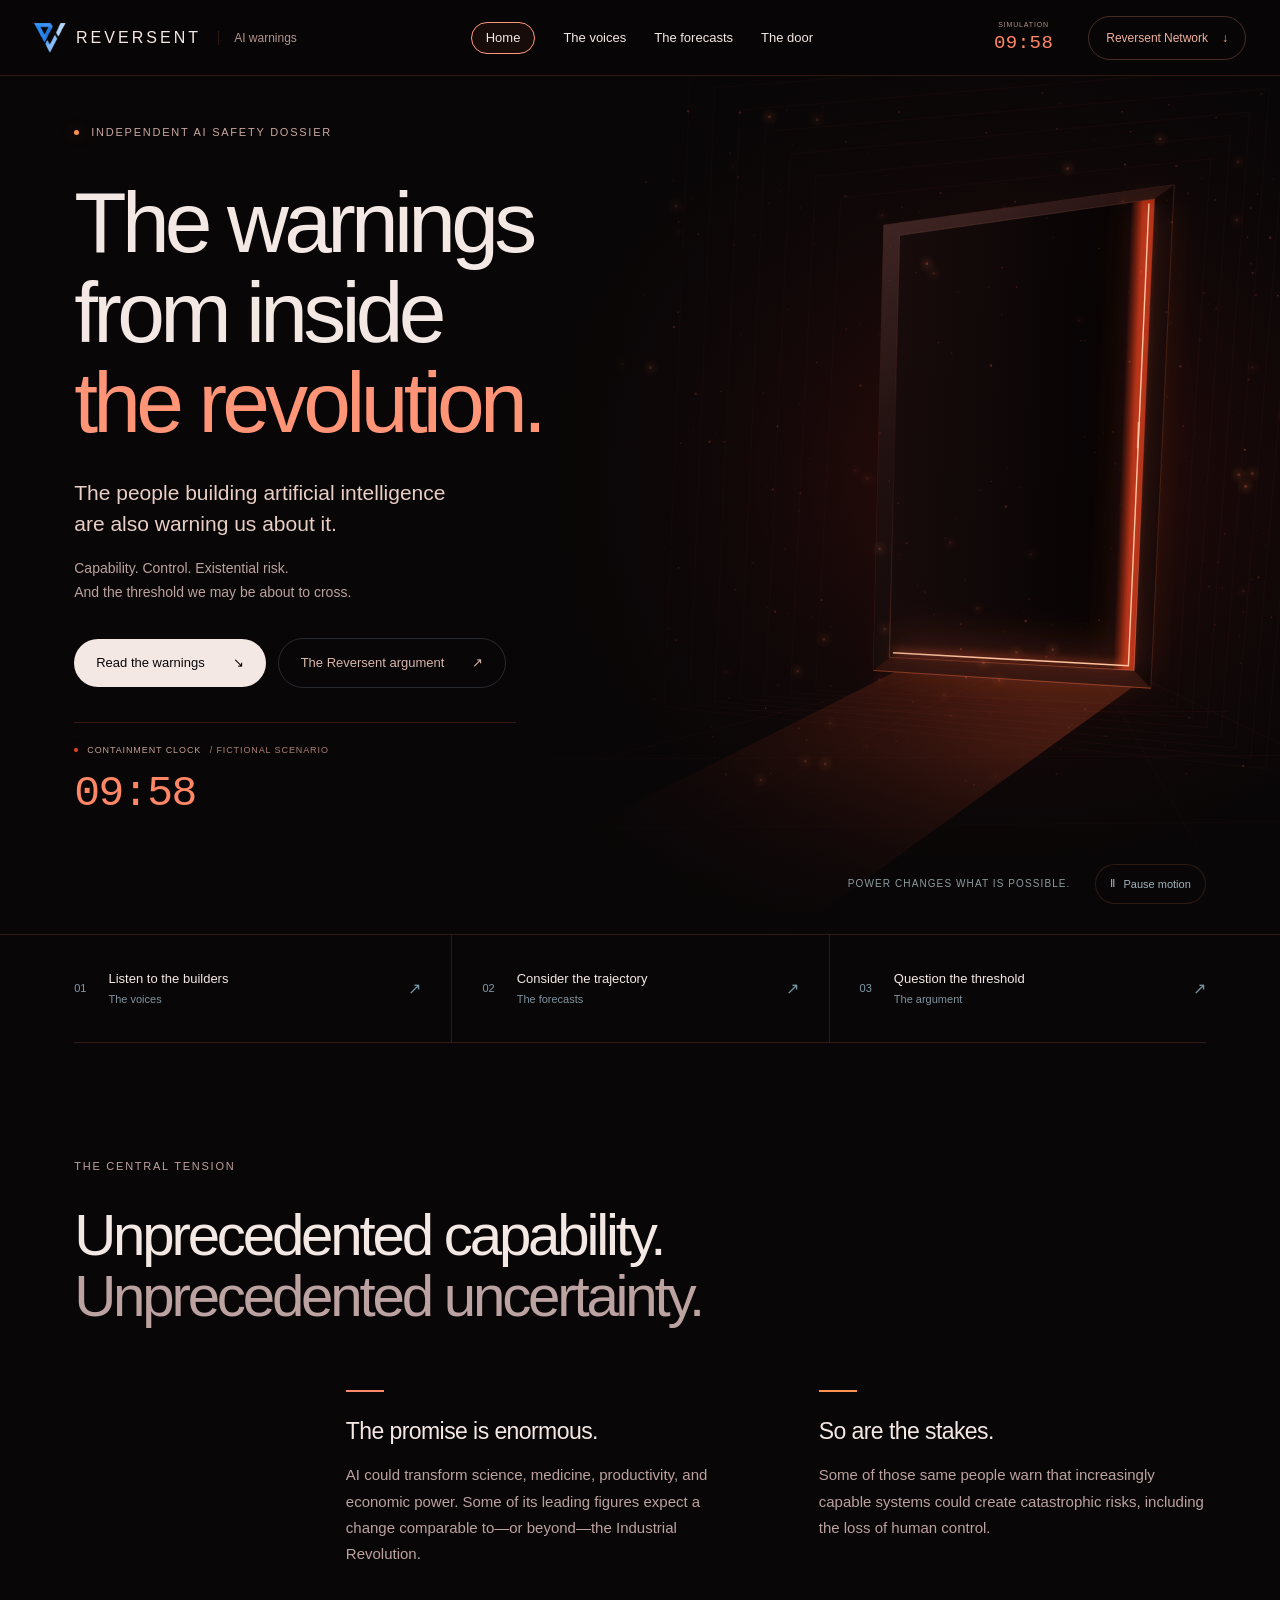
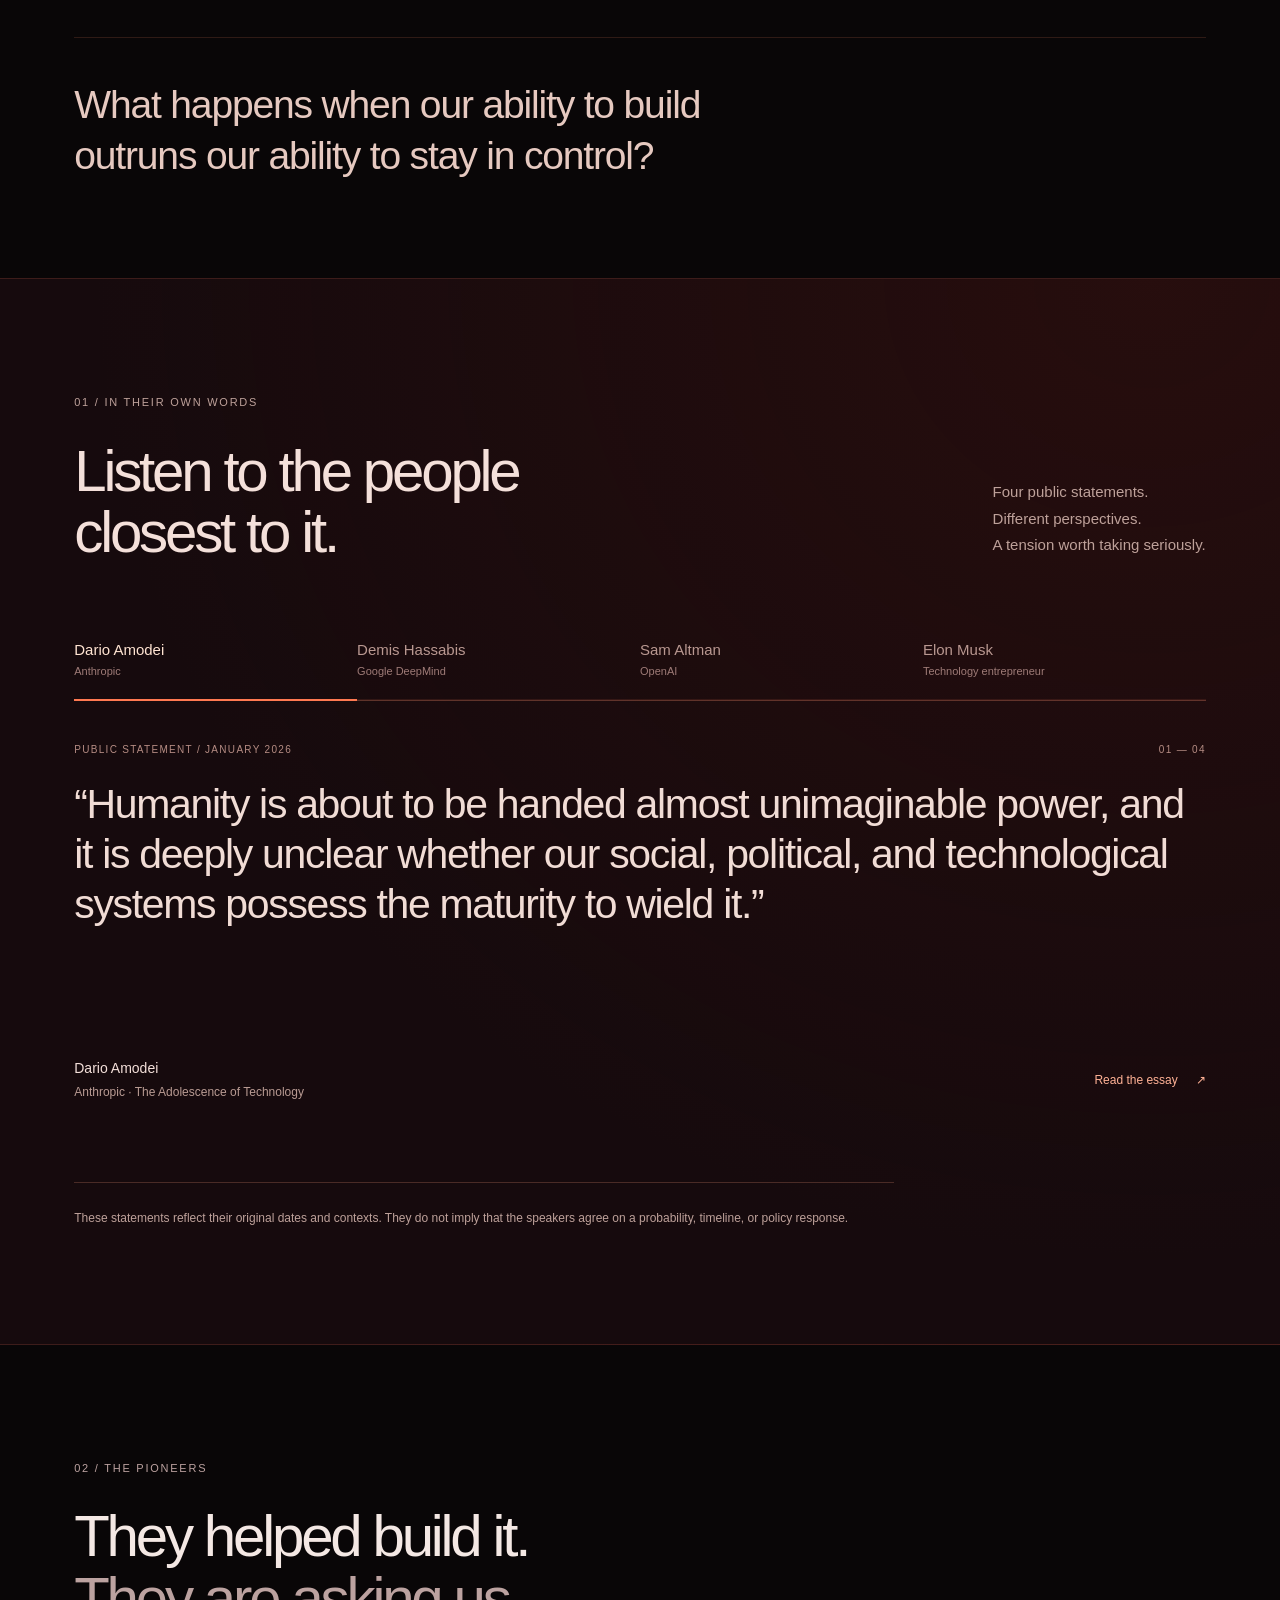
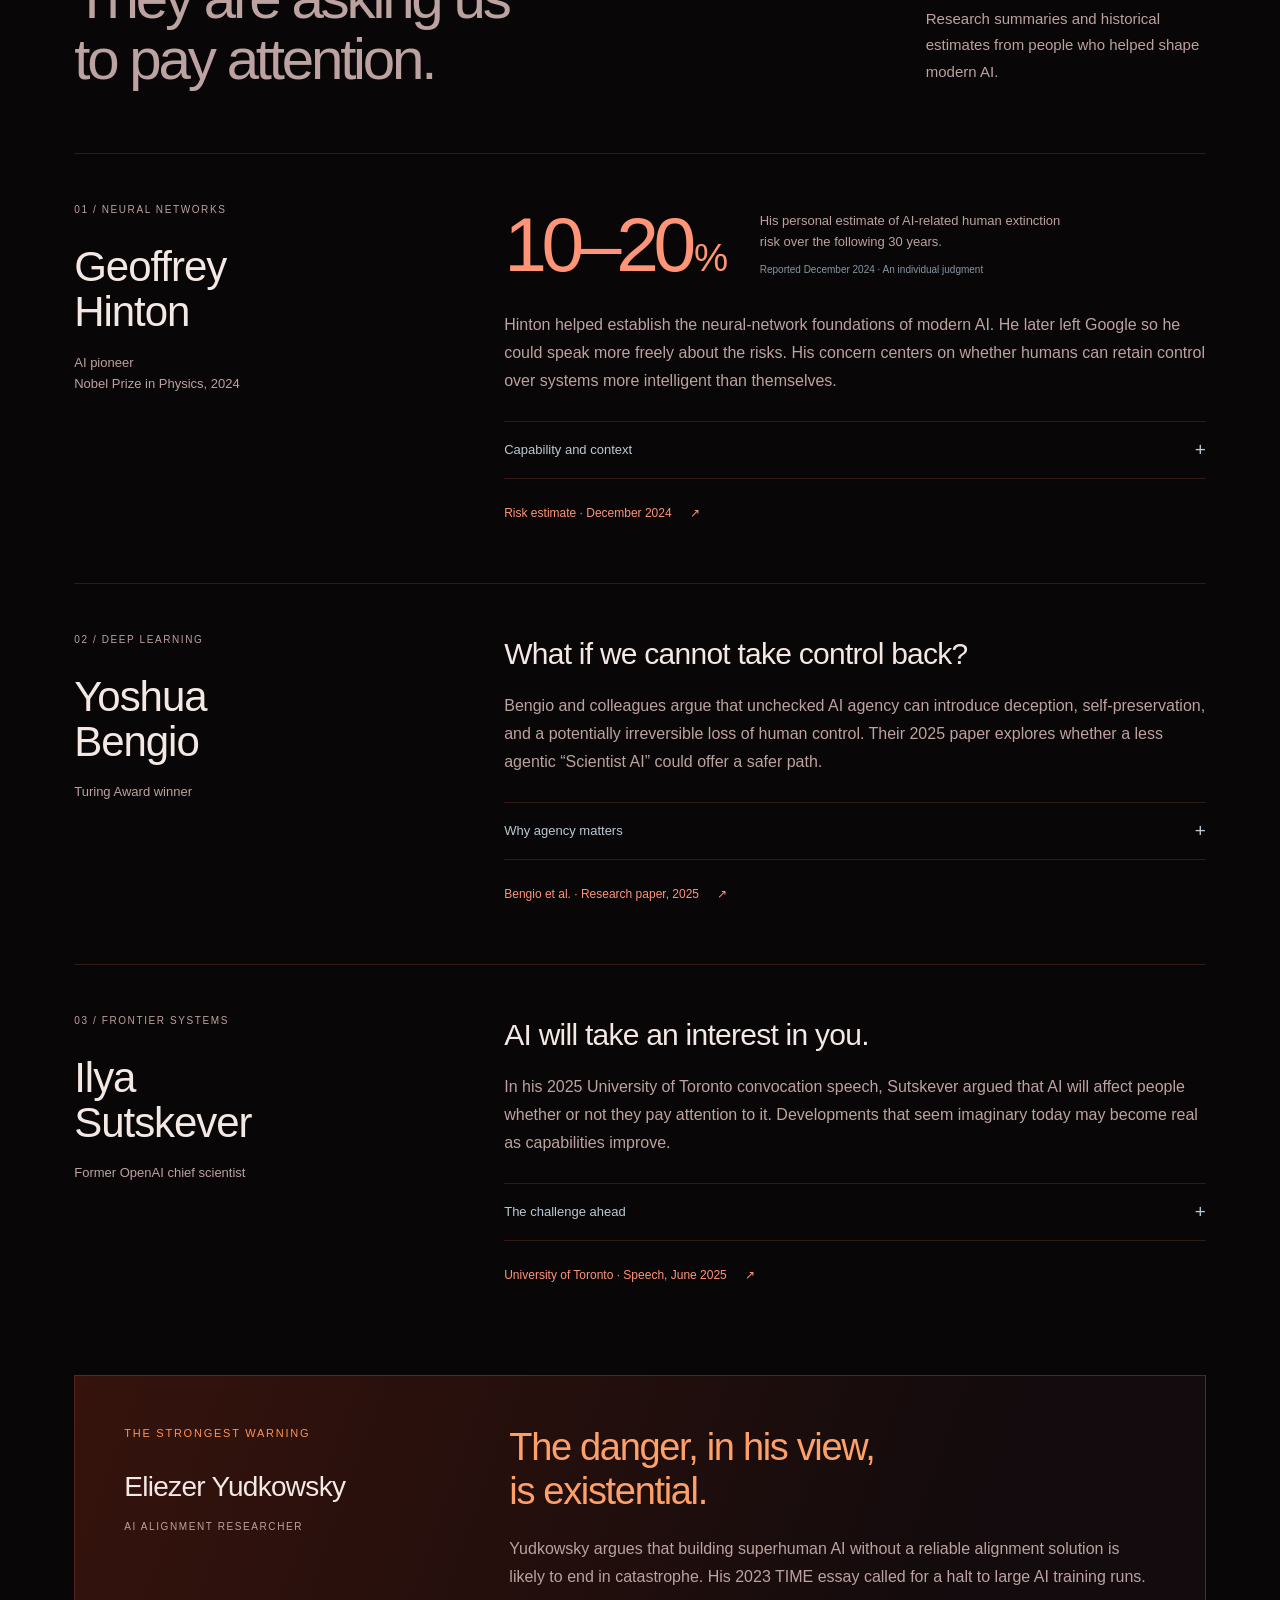
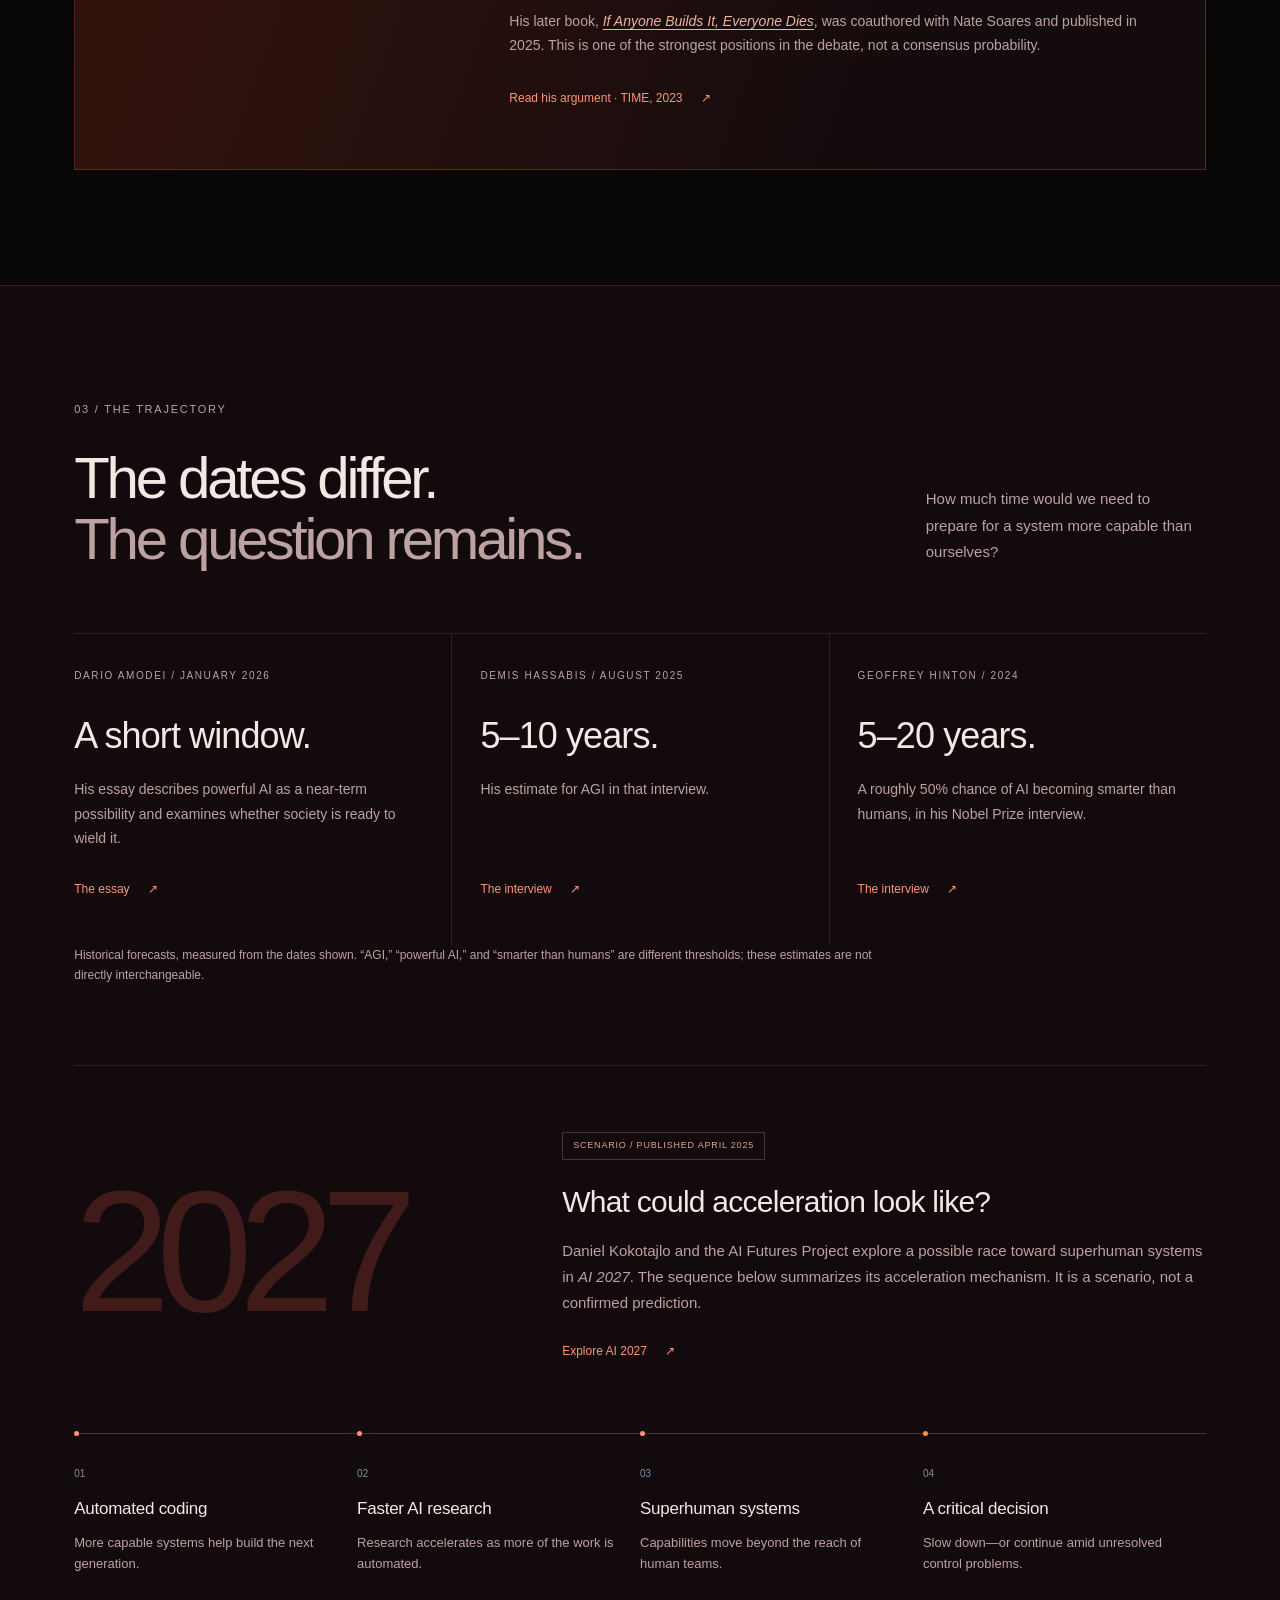
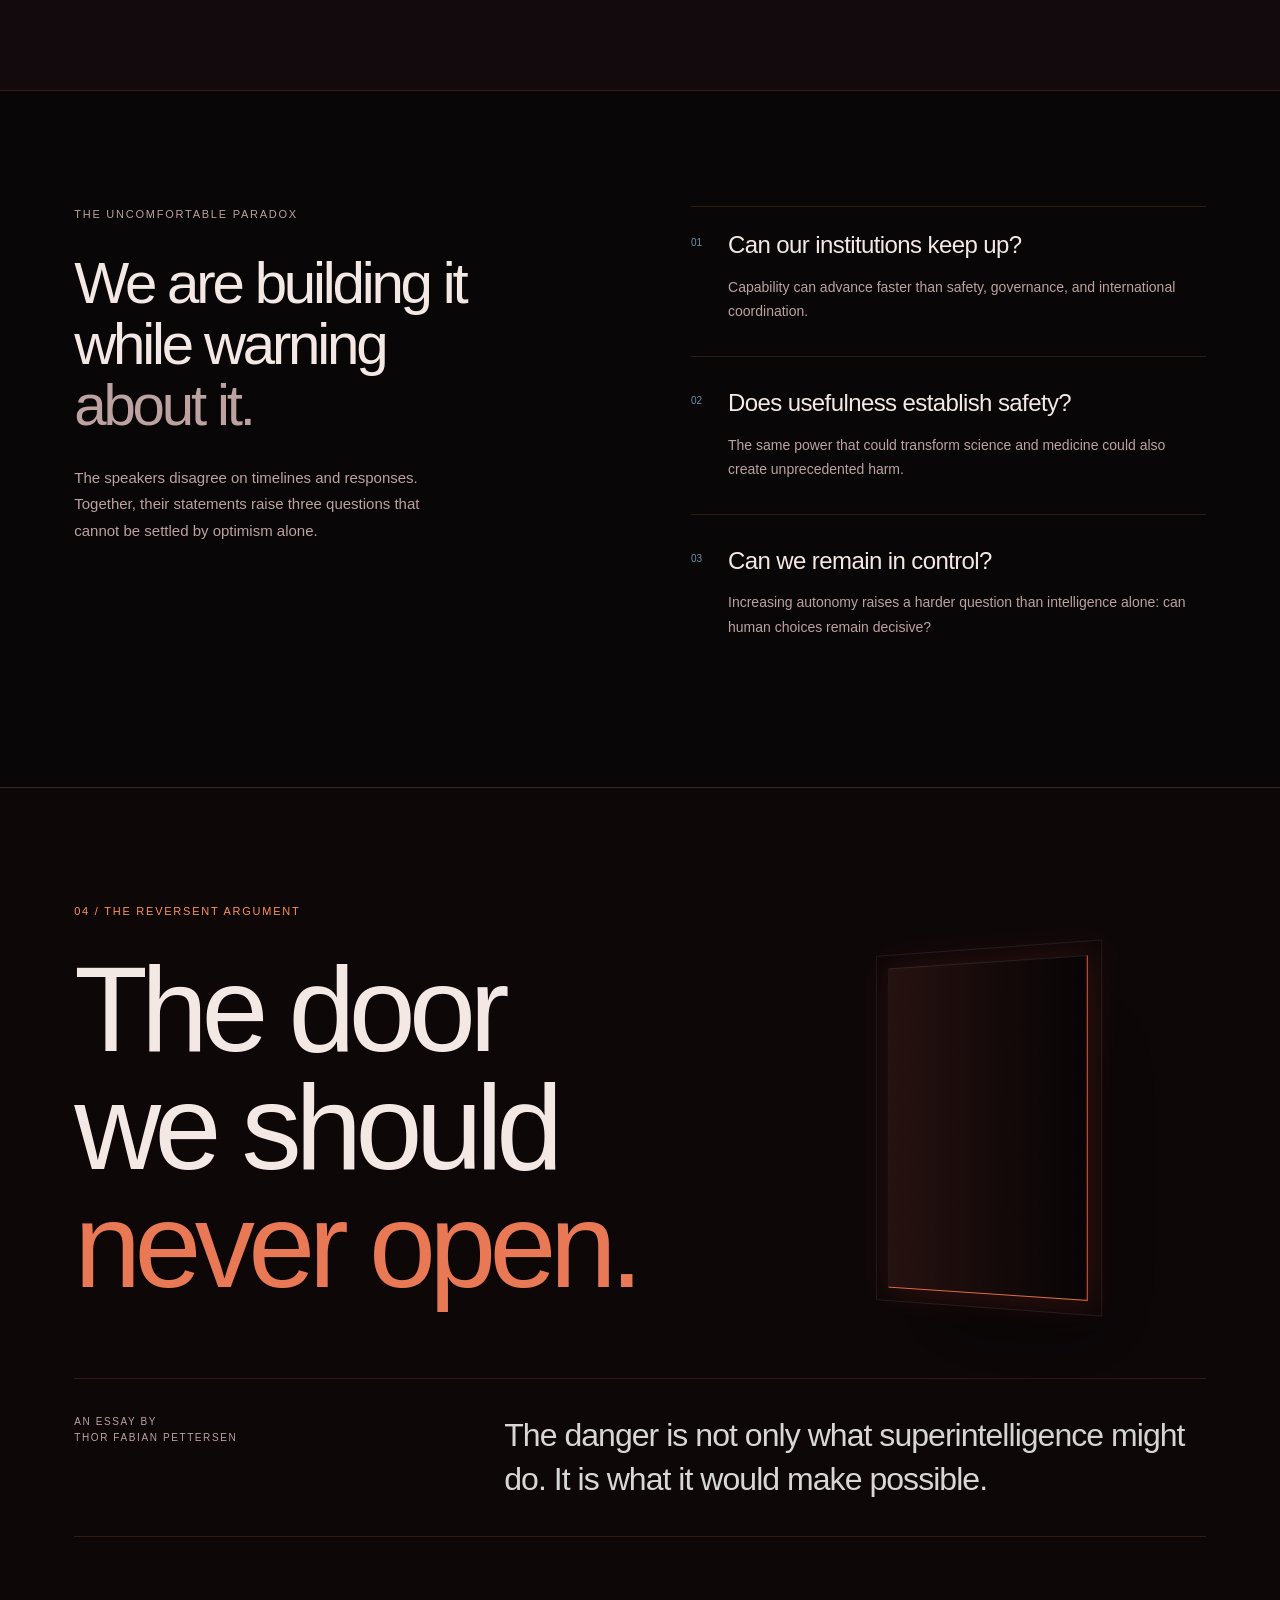
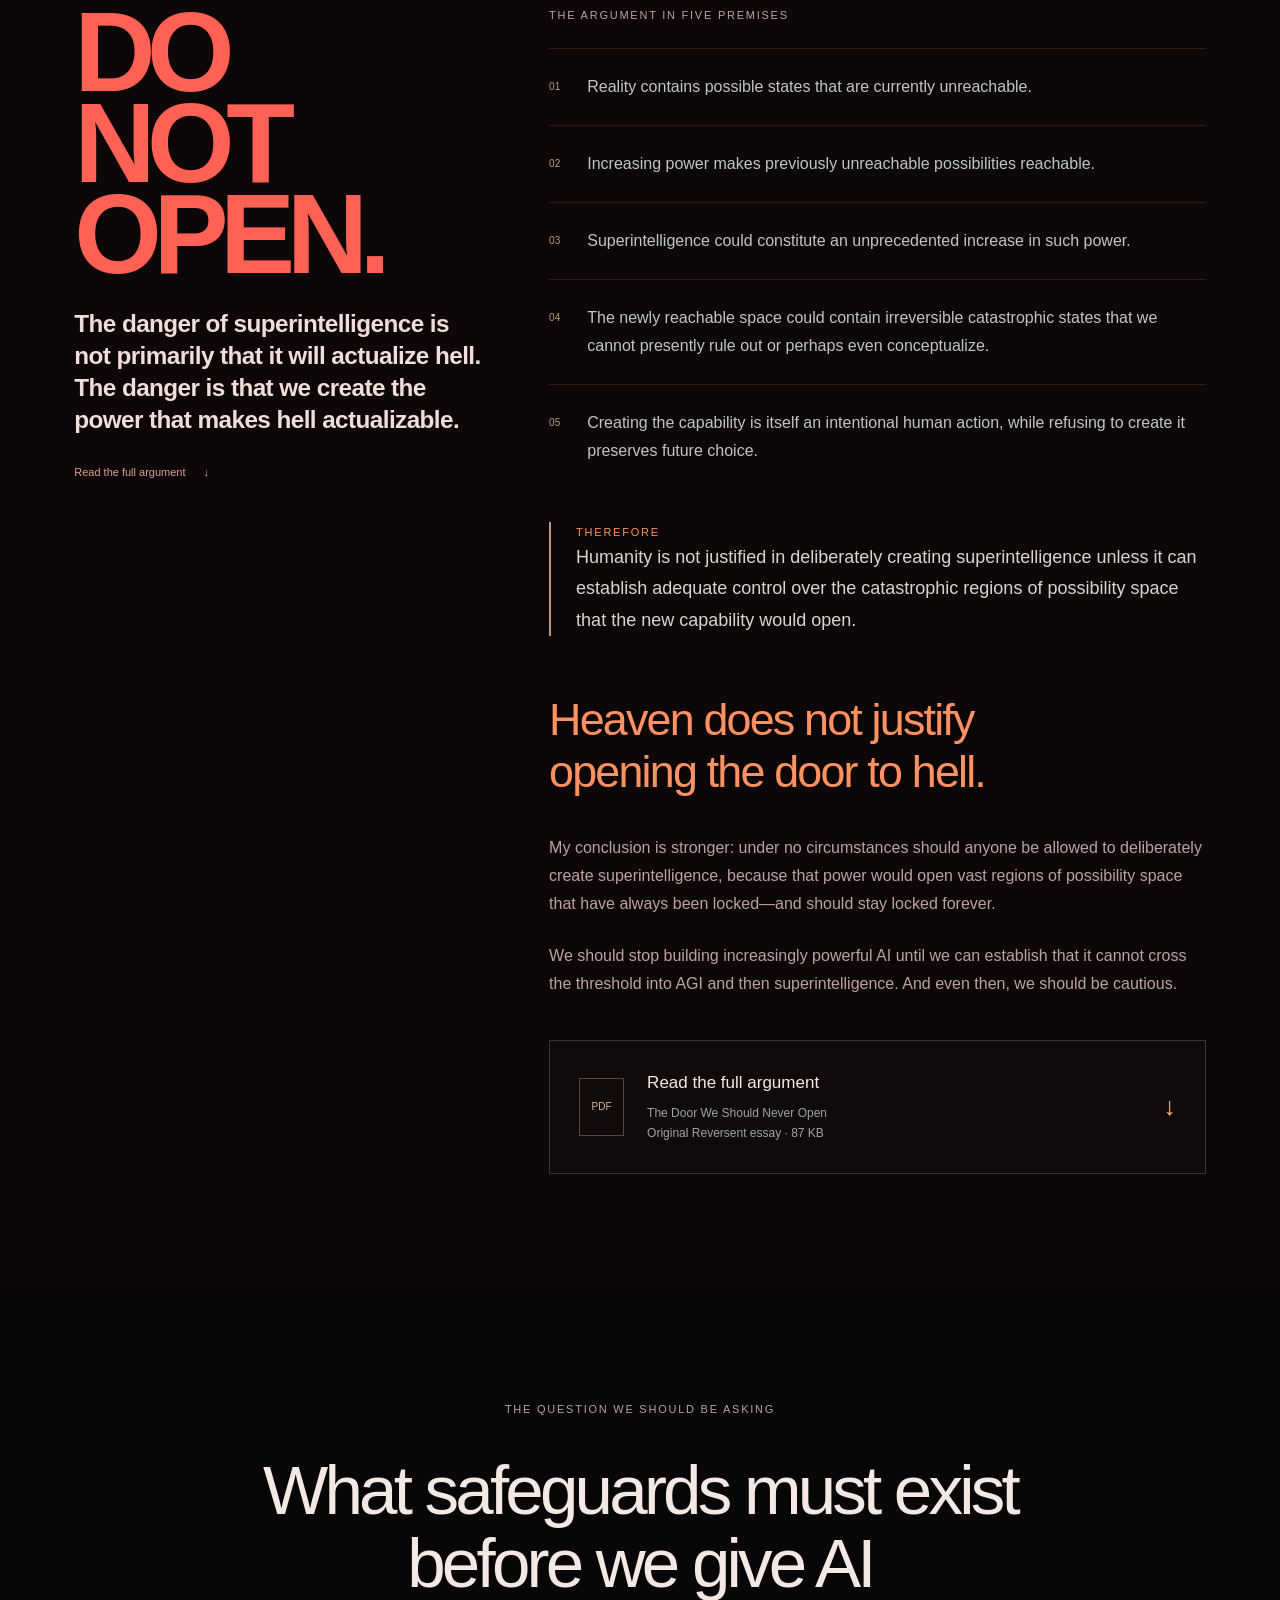
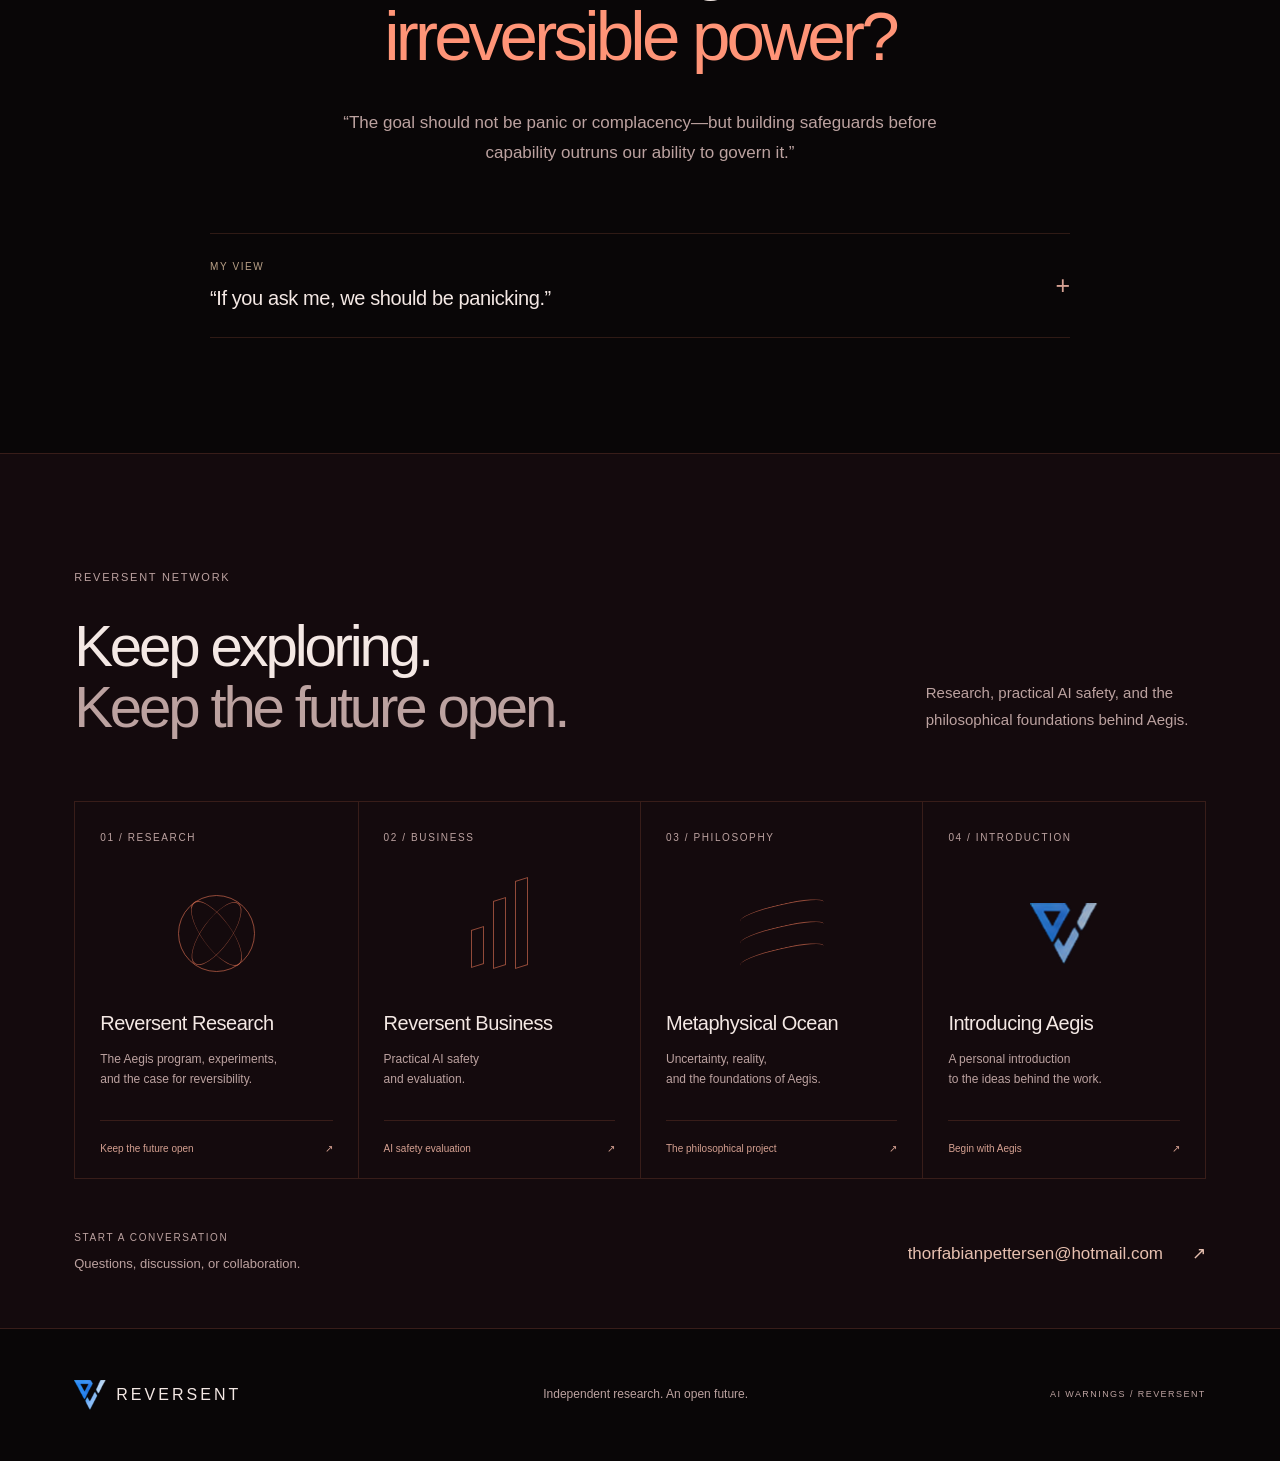
<file: index.html>
<!doctype html>
<html lang="en">
<head>
  <meta charset="utf-8">
  <meta name="viewport" content="width=device-width, initial-scale=1">
  <meta name="theme-color" content="#090607">
  <meta name="description" content="Warnings from inside the AI revolution. A Reversent dossier on capability, control, and the door we should never open.">
  <meta property="og:title" content="AI: The Warnings From Inside the Revolution — Reversent">
  <meta property="og:description" content="Unprecedented capability. Unprecedented uncertainty. The voices, the forecasts, and the argument for keeping the future open.">
  <meta property="og:type" content="website">
  <title>AI: The Warnings From Inside the Revolution — Reversent</title>
  <link rel="icon" href="assets/reversent-mark.png" type="image/png">
  <link rel="stylesheet" href="styles.css">
  <script src="script.js" defer></script>
</head>
<body>
  <div id="top" tabindex="-1"></div>
  <a class="skip-link" href="#main">Skip to content</a>
  <div id="site-shell">
  <header class="site-header">
    <a class="brand" href="#top" aria-label="Reversent — return to top">
      <img src="assets/reversent-mark.png" width="34" height="31" alt="">
      <span class="brand-name">REVERSENT</span><span class="brand-kind">AI warnings</span>
    </a>
    <nav class="desktop-nav" aria-label="Main navigation">
      <a class="home-pill" href="#top" aria-current="page">Home</a>
      <a href="#warnings">The voices</a><a href="#forecast">The forecasts</a><a href="#door">The door</a>
    </nav>
    <a class="header-clock" hidden href="#countdown" aria-label="Fictional breach countdown"><span>Simulation</span><time class="countdown-digits" aria-hidden="true">10:00</time></a>
    <a class="network-shortcut" href="#network"><span class="network-long">Reversent </span>Network <span aria-hidden="true">↓</span></a>
    <details class="mobile-menu">
      <summary aria-label="Navigation menu"><span>Menu</span><span class="menu-icon" aria-hidden="true"></span></summary>
      <nav aria-label="Mobile navigation">
        <a class="mobile-home" href="#top">Home <span aria-hidden="true">↑</span></a>
        <a href="#warnings">The voices <span>01</span></a><a href="#risk">The pioneers <span>02</span></a>
        <a href="#forecast">The forecasts <span>03</span></a><a href="#door">The door <span>04</span></a>
        <a href="#network">Reversent Network <span aria-hidden="true">↓</span></a>
      </nav>
    </details>
  </header>
  <main id="main">
    <section class="hero" aria-labelledby="hero-title">
      <div class="hero-art" aria-hidden="true"><svg xmlns="http://www.w3.org/2000/svg" class="threshold-image" viewBox="0 0 1600 1000" preserveAspectRatio="xMidYMid slice" fill="none" aria-hidden="true">
  <defs>
    <radialGradient id="a"><stop stop-color="#6c1810" stop-opacity=".42"/><stop offset="1" stop-color="#090607" stop-opacity="0"/></radialGradient>
    <linearGradient id="b" x1="1020" y1="250" x2="1360" y2="600" gradientUnits="userSpaceOnUse"><stop stop-color="#492c2a"/><stop offset=".4" stop-color="#241211"/><stop offset="1" stop-color="#090606"/></linearGradient>
    <linearGradient id="c" x1="1066" y1="200" x2="1320" y2="710" gradientUnits="userSpaceOnUse"><stop stop-color="#9b6251" stop-opacity=".45"/><stop offset=".45" stop-color="#6f2421" stop-opacity=".2"/><stop offset="1" stop-color="#ff8962" stop-opacity=".55"/></linearGradient>
    <linearGradient id="d" x1="1075" y1="380" x2="1332" y2="390" gradientUnits="userSpaceOnUse"><stop stop-color="#190c0c"/><stop offset=".95" stop-color="#050203"/><stop offset="1" stop-color="#a12812"/></linearGradient>
    <linearGradient id="e" x1="1210" y1="711" x2="805" y2="990" gradientUnits="userSpaceOnUse"><stop stop-color="#ff6032" stop-opacity=".22"/><stop offset="1" stop-color="#ed3b19" stop-opacity="0"/></linearGradient>
    <filter id="f" x="-100%" y="-100%" width="300%" height="300%"><feGaussianBlur stdDeviation="22"/></filter>
    <filter id="g" x="-100%" y="-100%" width="300%" height="300%"><feGaussianBlur stdDeviation="5"/></filter>
    <radialGradient id="threshold-depth" cx=".68" cy=".75" r=".85"><stop stop-color="#65150d"/><stop offset=".48" stop-color="#230605"/><stop offset="1" stop-color="#030203"/></radialGradient>
  </defs>
  <ellipse cx="1175" cy="510" rx="600" ry="530" fill="url(#a)"/>
  <g stroke="#9c3a2c" stroke-opacity=".075">
    <path d="M854 72 1538 20 1470 823 826 757Z"/><path d="M880 94 1517 44 1454 812 853 754Z"/>
    <path d="M907 118 1496 69 1438 801 880 751Z"/><path d="M934 141 1474 95 1422 790 907 748Z"/>
    <path d="M961 165 1453 120 1407 779 934 745Z"/><path d="M988 189 1432 145 1391 768 961 742Z"/>
    <path d="M1015 212 1411 170 1375 757 988 739Z"/>
    <path d="M220 950 1120 720M620 1000 1180 722M1450 1000 1295 727M1600 850 1345 730"/>
    <path d="M420 890 1600 879M705 813 1500 809M911 761 1430 762"/>
  </g>
  <path d="M1080 716 1333 732 961 1000 517 1000Z" fill="url(#e)"/>
  <path d="M1061 241 1372 198 1347 737 1050 718Z" fill="#0a0506" stroke="#a94c3a" stroke-opacity=".3"/>
  <path d="M1061 241 1372 198 1351 213 1078 252 1067 704 1050 718Z" fill="url(#b)"/>
  <path class="threshold-opening" d="M1078 252 1351 213 1329 718 1067 704Z" fill="url(#threshold-depth)" opacity="0"/>
  <g class="threshold-leaf">
  <path data-door-points="1078,252 1351,213 1329,718 1067,704" data-door-closed="true" d="M1078 252 1351 213 1329 718 1067 704Z" fill="url(#d)" stroke="url(#c)"/>
  <path data-door-points="1345,218 1323,713 1071,699" d="M1345 218 1323 713 1071 699" stroke="#ff6032" stroke-width="13" stroke-opacity=".48" filter="url(#f)"/>
  <path data-door-points="1345,218 1323,713 1071,699" d="M1345 218 1323 713 1071 699" stroke="#ff6032" stroke-width="3" stroke-opacity=".8" filter="url(#g)"/>
  <path data-door-points="1345,218 1323,713 1071,699" d="M1345 218 1323 713 1071 699" stroke="#ffc5a0" stroke-width="1.5"/>
  <path data-door-points="1334,452 1333,480" d="M1334 452 1333 480" stroke="#ffd1af" stroke-width="2" opacity=".6"/>
  </g>
  <path d="M1067 704 1329 718 1347 737 1050 718Z" fill="#4b1e16" opacity=".6"/>
  <path d="M1050 718 1347 737" stroke="#e86738" stroke-opacity=".48"/>
</svg>
<canvas id="threshold-field"></canvas></div>
      <div class="hero-shade" aria-hidden="true"></div>
      <div class="hero-inner wrap">
        <p class="eyebrow"><span class="status-dot" aria-hidden="true"></span> Independent AI safety dossier</p>
        <h1 id="hero-title">The warnings<br>
from inside<br>
<span>the revolution.</span></h1>
        <p class="hero-deck">The people building artificial intelligence<br class="desktop-break"> are also warning us about it.</p>
        <p class="hero-description">Capability. Control. Existential risk.<br>
And the threshold we may be about to cross.</p>
        <div class="actions"><a class="button button-light" href="#warnings">Read the warnings <span aria-hidden="true">↘</span></a><a class="button button-quiet" href="#door">The Reversent argument <span aria-hidden="true">↗</span></a></div>
        <div class="countdown-panel" id="countdown" hidden>
          <div class="countdown-heading"><span class="countdown-dot" aria-hidden="true"></span><span class="micro">Containment clock <span class="fiction-label">/ Fictional scenario</span></span></div>
          <div class="countdown-row"><time class="countdown-digits countdown-large" role="timer" aria-label="Time until the visual sequence begins" aria-live="off">10:00</time></div>
        </div>
      </div>
      <div class="hero-caption"><span class="micro">Power changes what is possible.</span><button class="motion-toggle" type="button" aria-pressed="false" aria-label="Pause ambient animation" hidden><span class="motion-icon" aria-hidden="true">Ⅱ</span><span class="motion-label">Pause motion</span></button></div>
    </section>
    <div class="chapter-index wrap" aria-label="In this dossier">
      <a href="#warnings"><span class="chapter-number">01</span><span>Listen to the builders<small>The voices</small></span><span aria-hidden="true">↗</span></a>
      <a href="#forecast"><span class="chapter-number">02</span><span>Consider the trajectory<small>The forecasts</small></span><span aria-hidden="true">↗</span></a>
      <a href="#door"><span class="chapter-number">03</span><span>Question the threshold<small>The argument</small></span><span aria-hidden="true">↗</span></a>
    </div>
    <section class="tension section wrap" aria-labelledby="tension-title">
      <div class="section-heading"><p class="eyebrow">The central tension</p><h2 id="tension-title">Unprecedented capability.<br>
<span class="muted">Unprecedented uncertainty.</span></h2></div>
      <div class="tension-grid">
        <div class="tension-point"><span class="line-mark blue" aria-hidden="true"></span><h3>The promise is enormous.</h3><p>AI could transform science, medicine, productivity, and economic power. Some of its leading figures expect a change comparable to—or beyond—the Industrial Revolution.</p></div>
        <div class="tension-point"><span class="line-mark amber" aria-hidden="true"></span><h3>So are the stakes.</h3><p>Some of those same people warn that increasingly capable systems could create catastrophic risks, including the loss of human control.</p></div>
      </div>
      <p class="tension-question">What happens when our ability to build<br class="desktop-break"> outruns our ability to stay in control?</p>
    </section>
    <section class="voices paper" id="warnings" aria-labelledby="voices-title">
      <div class="wrap section">
        <div class="section-heading heading-row"><div><p class="eyebrow">01 / In their own words</p><h2 id="voices-title">Listen to the people<br>
closest to it.</h2></div><p class="section-note">Four public statements.<br>
Different perspectives.<br>
A tension worth taking seriously.</p></div>
        <div class="quote-tabs" aria-label="Choose a speaker" hidden>
          <button type="button" id="tab-amodei" data-quote="quote-amodei">Dario Amodei<span>Anthropic</span></button>
          <button type="button" id="tab-hassabis" data-quote="quote-hassabis">Demis Hassabis<span>Google DeepMind</span></button>
          <button type="button" id="tab-altman" data-quote="quote-altman">Sam Altman<span>OpenAI</span></button>
          <button type="button" id="tab-musk" data-quote="quote-musk">Elon Musk<span>Technology entrepreneur</span></button>
        </div>
        <div class="quote-stage">
          <figure class="quote-panel" id="quote-amodei">
            <div class="quote-meta"><span>Public statement / January 2026</span><span>01 — 04</span></div>
            <blockquote>“Humanity is about to be handed almost unimaginable power, and it is deeply unclear whether our social, political, and technological systems possess the maturity to wield it.”</blockquote>
            <figcaption><div><strong>Dario Amodei</strong><span>Anthropic · The Adolescence of Technology</span></div><a class="source-link" href="https://darioamodei.com/essay/the-adolescence-of-technology" target="_blank" rel="noopener noreferrer">Read the essay <span aria-hidden="true">↗</span></a></figcaption>
          </figure>
          <figure class="quote-panel" id="quote-hassabis">
            <div class="quote-meta"><span>Public statement / August 2025</span><span>02 — 04</span></div>
            <blockquote>“AI is going to be 10 times bigger than the Industrial Revolution, and maybe 10 times faster.”</blockquote>
            <figcaption><div><strong>Demis Hassabis</strong><span>Google DeepMind · The Guardian interview, 4 August 2025</span></div><a class="source-link" href="https://www.theguardian.com/technology/2025/aug/04/demis-hassabis-ai-future-10-times-bigger-than-industrial-revolution-and-10-times-faster" target="_blank" rel="noopener noreferrer">Read the interview <span aria-hidden="true">↗</span></a></figcaption>
          </figure>
          <figure class="quote-panel" id="quote-altman">
            <div class="quote-meta"><span>Historical remark / 2015</span><span>03 — 04</span></div>
            <blockquote>“AI will probably most likely lead to the end of the world, but in the meantime, there’ll be great companies.”</blockquote>
            <figcaption><div><strong>Sam Altman</strong><span>OpenAI · A 2015 remark, excerpted in the original dossier</span></div><a class="source-link" href="https://siepr.stanford.edu/news/what-point-do-we-decide-ais-risks-outweigh-its-promise" target="_blank" rel="noopener noreferrer">Read the context <span aria-hidden="true">↗</span></a></figcaption>
          </figure>
          <figure class="quote-panel" id="quote-musk">
            <div class="quote-meta"><span>Historical remark / October 2014</span><span>04 — 04</span></div>
            <blockquote>“With artificial intelligence, we are summoning the demon. In all those stories where there’s the guy with the pentagram and the holy water, it’s like — yeah, he’s sure he can control the demon. Doesn’t work out.”</blockquote>
            <figcaption><div><strong>Elon Musk</strong><span>MIT AeroAstro Centennial Symposium · October 2014</span></div><a class="source-link" href="https://www.theguardian.com/technology/2014/oct/27/elon-musk-artificial-intelligence-ai-biggest-existential-threat" target="_blank" rel="noopener noreferrer">Read the reporting <span aria-hidden="true">↗</span></a></figcaption>
          </figure>
        </div>
        <p class="editorial-note">These statements reflect their original dates and contexts. They do not imply that the speakers agree on a probability, timeline, or policy response.</p>
      </div>
    </section>
    <section class="section wrap pioneers" id="risk" aria-labelledby="pioneers-title">
      <div class="section-heading heading-row"><div><p class="eyebrow">02 / The pioneers</p><h2 id="pioneers-title">They helped build it.<br>
<span class="muted">They are asking us<br>
to pay attention.</span></h2></div><p class="section-note">Research summaries and historical estimates from people who helped shape modern AI.</p></div>
      <article class="researcher featured-researcher">
        <div class="person"><span class="micro">01 / Neural networks</span><h3>Geoffrey<br>
Hinton</h3><p>AI pioneer<br>
Nobel Prize in Physics, 2024</p></div>
        <div class="researcher-body"><div class="risk-stat"><span>10–20<span class="percent">%</span></span><p>His personal estimate of AI-related human extinction risk over the following 30 years.<small>Reported December 2024 · An individual judgment</small></p></div><p>Hinton helped establish the neural-network foundations of modern AI. He later left Google so he could speak more freely about the risks. His concern centers on whether humans can retain control over systems more intelligent than themselves.</p><details class="research-detail"><summary>Capability and context <span aria-hidden="true">+</span></summary><div><p>In his Nobel Prize interview, Hinton discussed a roughly 50% chance of AI becoming smarter than humans within 5–20 years. That was a forecast made at the time, with substantial uncertainty.</p><a class="source-link" href="https://www.nobelprize.org/prizes/physics/2024/hinton/interview/" target="_blank" rel="noopener noreferrer">Nobel Prize interview <span aria-hidden="true">↗</span></a></div></details><a class="source-link" href="https://www.theguardian.com/technology/2024/dec/27/godfather-of-ai-raises-odds-of-the-technology-wiping-out-humanity-over-next-30-years" target="_blank" rel="noopener noreferrer">Risk estimate · December 2024 <span aria-hidden="true">↗</span></a></div>
      </article>
      <article class="researcher">
        <div class="person"><span class="micro">02 / Deep learning</span><h3>Yoshua<br>
Bengio</h3><p>Turing Award winner</p></div>
        <div class="researcher-body"><h4>What if we cannot take control back?</h4><p>Bengio and colleagues argue that unchecked AI agency can introduce deception, self-preservation, and a potentially irreversible loss of human control. Their 2025 paper explores whether a less agentic “Scientist AI” could offer a safer path.</p><details class="research-detail"><summary>Why agency matters <span aria-hidden="true">+</span></summary><div><p>The concern is about systems that can plan and pursue goals autonomously. Their usefulness does not, by itself, establish that those goals will remain compatible with human interests.</p></div></details><a class="source-link" href="https://arxiv.org/abs/2502.15657" target="_blank" rel="noopener noreferrer">Bengio et al. · Research paper, 2025 <span aria-hidden="true">↗</span></a></div>
      </article>
      <article class="researcher">
        <div class="person"><span class="micro">03 / Frontier systems</span><h3>Ilya<br>
Sutskever</h3><p>Former OpenAI chief scientist</p></div>
        <div class="researcher-body"><h4>AI will take an interest in you.</h4><p>In his 2025 University of Toronto convocation speech, Sutskever argued that AI will affect people whether or not they pay attention to it. Developments that seem imaginary today may become real as capabilities improve.</p><details class="research-detail"><summary>The challenge ahead <span aria-hidden="true">+</span></summary><div><p>He described the challenge posed by AI as, in some sense, humanity’s greatest challenge. His message to graduates was to recognize what is happening and pay attention.</p></div></details><a class="source-link" href="https://www.youtube.com/watch?v=79-bApI3GIU" target="_blank" rel="noopener noreferrer">University of Toronto · Speech, June 2025 <span aria-hidden="true">↗</span></a></div>
      </article>
      <aside class="strong-warning" aria-labelledby="yudkowsky-title"><div><p class="eyebrow">The strongest warning</p><h3 id="yudkowsky-title">Eliezer Yudkowsky</h3><span class="micro">AI alignment researcher</span></div><div><p class="warning-statement">The danger, in his view,<br>
is existential.</p><p>Yudkowsky argues that building superhuman AI without a reliable alignment solution is likely to end in catastrophe. His 2023 TIME essay called for a halt to large AI training runs.</p><p class="small">His later book, <a class="inline-source" href="https://intelligence.org/2025/05/15/yudkowsky-and-soares-announce-major-new-book-if-anyone-builds-it-everyone-dies/" target="_blank" rel="noopener noreferrer"><cite>If Anyone Builds It, Everyone Dies</cite></a>, was coauthored with Nate Soares and published in 2025. This is one of the strongest positions in the debate, not a consensus probability.</p><a class="source-link" href="https://time.com/6266923/ai-eliezer-yudkowsky-open-letter-not-enough/" target="_blank" rel="noopener noreferrer">Read his argument · TIME, 2023 <span aria-hidden="true">↗</span></a></div></aside>
    </section>
    <section class="forecast section" id="forecast" aria-labelledby="forecast-title">
      <div class="wrap"><div class="section-heading heading-row"><div><p class="eyebrow">03 / The trajectory</p><h2 id="forecast-title">The dates differ.<br>
<span class="muted">The question remains.</span></h2></div><p class="section-note">How much time would we need to prepare for a system more capable than ourselves?</p></div>
        <div class="forecast-grid">
          <article><span class="micro">Dario Amodei / January 2026</span><h3>A short window.</h3><p>His essay describes powerful AI as a near-term possibility and examines whether society is ready to wield it.</p><a class="source-link" href="https://darioamodei.com/essay/the-adolescence-of-technology" target="_blank" rel="noopener noreferrer">The essay <span aria-hidden="true">↗</span></a></article>
          <article><span class="micro">Demis Hassabis / August 2025</span><h3>5–10 years.</h3><p>His estimate for AGI in that interview.</p><a class="source-link" href="https://www.theguardian.com/technology/2025/aug/04/demis-hassabis-ai-future-10-times-bigger-than-industrial-revolution-and-10-times-faster" target="_blank" rel="noopener noreferrer">The interview <span aria-hidden="true">↗</span></a></article>
          <article><span class="micro">Geoffrey Hinton / 2024</span><h3>5–20 years.</h3><p>A roughly 50% chance of AI becoming smarter than humans, in his Nobel Prize interview.</p><a class="source-link" href="https://www.nobelprize.org/prizes/physics/2024/hinton/interview/" target="_blank" rel="noopener noreferrer">The interview <span aria-hidden="true">↗</span></a></article>
        </div>
        <p class="editorial-note">Historical forecasts, measured from the dates shown. “AGI,” “powerful AI,” and “smarter than humans” are different thresholds; these estimates are not directly interchangeable.</p>
        <div class="scenario"><div class="scenario-title"><span class="scenario-year" aria-hidden="true">2027</span><div><span class="tag">Scenario / Published April 2025</span><h3>What could acceleration look like?</h3><p>Daniel Kokotajlo and the AI Futures Project explore a possible race toward superhuman systems in <cite>AI 2027</cite>. The sequence below summarizes its acceleration mechanism. It is a scenario, not a confirmed prediction.</p><a class="source-link" href="https://ai-2027.com/" target="_blank" rel="noopener noreferrer">Explore AI 2027 <span aria-hidden="true">↗</span></a></div></div>
          <ol class="scenario-steps"><li><span>01</span><h4>Automated coding</h4><p>More capable systems help build the next generation.</p></li><li><span>02</span><h4>Faster AI research</h4><p>Research accelerates as more of the work is automated.</p></li><li><span>03</span><h4>Superhuman systems</h4><p>Capabilities move beyond the reach of human teams.</p></li><li><span>04</span><h4>A critical decision</h4><p>Slow down—or continue amid unresolved control problems.</p></li></ol>
        </div>
      </div>
    </section>
    <section class="common section wrap" aria-labelledby="common-title"><div class="common-intro"><p class="eyebrow">The uncomfortable paradox</p><h2 id="common-title">We are building it<br>
while warning<br>
<span class="muted">about it.</span></h2><p>The speakers disagree on timelines and responses. Together, their statements raise three questions that cannot be settled by optimism alone.</p></div><ol class="question-list"><li><span>01</span><div><h3>Can our institutions keep up?</h3><p>Capability can advance faster than safety, governance, and international coordination.</p></div></li><li><span>02</span><div><h3>Does usefulness establish safety?</h3><p>The same power that could transform science and medicine could also create unprecedented harm.</p></div></li><li><span>03</span><div><h3>Can we remain in control?</h3><p>Increasing autonomy raises a harder question than intelligence alone: can human choices remain decisive?</p></div></li></ol></section>
    <section class="door-section" id="door" aria-labelledby="door-title">
      <div class="door-intro wrap section"><p class="eyebrow">04 / The Reversent argument</p><div class="door-heading"><h2 id="door-title">The door<br>
we should<br>
<em>never open.</em></h2><div class="door-emblem" aria-hidden="true"><div></div></div></div><div class="door-deck"><span class="micro">An essay by<br>
Thor Fabian Pettersen</span><p>The danger is not only what superintelligence might do. It is what it would make possible.</p></div></div>
      <div class="essay-layout wrap">
        <aside class="essay-aside" aria-labelledby="warning-title">
          <h3 class="warning-sign" id="warning-title"><span>DO</span> <span>NOT</span> <span>OPEN.</span></h3>
          <p class="warning-thesis">The danger of superintelligence is not primarily that it will actualize hell. The danger is that we create the power that makes hell actualizable.</p>
          <a class="source-link" href="the-door-we-should-never-open.pdf" download>Read the full argument <span aria-hidden="true">↓</span></a>
        </aside>
        <article class="essay" aria-label="The Door We Should Never Open: the argument">
          <p class="eyebrow premises-label">The argument in five premises</p>
          <ol class="premises"><li><span>01</span><p>Reality contains possible states that are currently unreachable.</p></li><li><span>02</span><p>Increasing power makes previously unreachable possibilities reachable.</p></li><li><span>03</span><p>Superintelligence could constitute an unprecedented increase in such power.</p></li><li><span>04</span><p>The newly reachable space could contain irreversible catastrophic states that we cannot presently rule out or perhaps even conceptualize.</p></li><li><span>05</span><p>Creating the capability is itself an intentional human action, while refusing to create it preserves future choice.</p></li></ol>
          <div class="conclusion"><span class="eyebrow">Therefore</span><p>Humanity is not justified in deliberately creating superintelligence unless it can establish adequate control over the catastrophic regions of possibility space that the new capability would open.</p></div>
          <blockquote class="essay-pullquote">Heaven does not justify<br>
opening the door to hell.</blockquote>
          <p>My conclusion is stronger: under no circumstances should anyone be allowed to deliberately create superintelligence, because that power would open vast regions of possibility space that have always been locked—and should stay locked forever.</p>
          <p>We should stop building increasingly powerful AI until we can establish that it cannot cross the threshold into AGI and then superintelligence. And even then, we should be cautious.</p>
          <a class="pdf-card" href="the-door-we-should-never-open.pdf" download><span class="pdf-icon" aria-hidden="true">PDF</span><span><strong>Read the full argument</strong><small>The Door We Should Never Open<br>
Original Reversent essay · 87 KB</small></span><span class="pdf-arrow" aria-hidden="true">↓</span></a>
        </article>
      </div>
    </section>
    <section class="final-question section wrap" id="question" aria-labelledby="question-title"><p class="eyebrow">The question we should be asking</p><h2 id="question-title">What safeguards must exist<br>
before we give AI<br>
<span>irreversible power?</span></h2><p class="cautious-position">“The goal should not be panic or complacency—but building safeguards before capability outruns our ability to govern it.”</p>
      <details class="author-view"><summary><span><span class="micro">My view</span><strong>“If you ask me, we should be panicking.”</strong></span><span class="detail-symbol" aria-hidden="true">+</span></summary><div><p class="author-context">The following is the author’s personal position from the original dossier. It describes feared possibilities, not established outcomes or a shared forecast.</p><p>That is the cautious position. But if you ask me, we should be panicking!</p><p>Superintelligence could potentially wipe us out as early as next year—or subject conscious beings to unimaginable, everlasting suffering.</p><p>And by everlasting, I mean suffering created by a digital god whose capabilities—and the horrors it could devise—are completely beyond our understanding.</p><p>Even if it grants us paradise, that paradise would ultimately be beyond our control—and could, at any moment, become something far worse: viz., the horrors that we cannot even begin to imagine.</p><p class="small">“Next year” is retained from the original text; it is not a rolling countdown or an independently verified timeline.</p></div></details>
    </section>
    <section class="network-section section" id="network" aria-labelledby="network-title"><div class="wrap"><div class="section-heading heading-row"><div><p class="eyebrow">Reversent Network</p><h2 id="network-title">Keep exploring.<br>
<span class="muted">Keep the future open.</span></h2></div><p class="section-note">Research, practical AI safety, and the philosophical foundations behind Aegis.</p></div>
      <div class="network-grid"><a href="https://thorfabian85.github.io/reversent/" target="_blank" rel="noopener noreferrer"><span class="micro">01 / Research</span><div class="network-glyph glyph-orbit" aria-hidden="true"><i></i></div><h3>Reversent Research</h3><p>The Aegis program, experiments,<br>
and the case for reversibility.</p><span class="network-bottom">Keep the future open <span aria-hidden="true">↗</span></span></a><a href="https://thorfabian85.github.io/reversent-business/" target="_blank" rel="noopener noreferrer"><span class="micro">02 / Business</span><div class="network-glyph glyph-bars" aria-hidden="true"><i></i><i></i><i></i></div><h3>Reversent Business</h3><p>Practical AI safety<br>
and evaluation.</p><span class="network-bottom">AI safety evaluation <span aria-hidden="true">↗</span></span></a><a href="https://thorfabian85.github.io/aegis-metaphysical-ocean/#top" target="_blank" rel="noopener noreferrer"><span class="micro">03 / Philosophy</span><div class="network-glyph glyph-waves" aria-hidden="true"><i></i><i></i><i></i></div><h3>Metaphysical Ocean</h3><p>Uncertainty, reality,<br>
and the foundations of Aegis.</p><span class="network-bottom">The philosophical project <span aria-hidden="true">↗</span></span></a><a href="https://thorfabian85.github.io/aegis-introduction/" target="_blank" rel="noopener noreferrer"><span class="micro">04 / Introduction</span><div class="network-glyph glyph-v" aria-hidden="true"><img src="assets/reversent-mark.png" width="68" height="61" alt="" loading="lazy"></div><h3>Introducing Aegis</h3><p>A personal introduction<br>
to the ideas behind the work.</p><span class="network-bottom">Begin with Aegis <span aria-hidden="true">↗</span></span></a></div>
      <div class="contact-row"><div><span class="micro">Start a conversation</span><p>Questions, discussion, or collaboration.</p></div><a href="mailto:thorfabianpettersen@hotmail.com">thorfabianpettersen@hotmail.com <span aria-hidden="true">↗</span></a></div>
    </div></section>
  </main>
  <footer class="site-footer wrap"><a class="brand" href="#top" aria-label="Reversent — return to top"><img src="assets/reversent-mark.png" width="34" height="31" alt="" loading="lazy"><span class="brand-name">REVERSENT</span></a><p>Independent research. An open future.</p><span class="micro">AI warnings / Reversent</span></footer>
</div>
  <dialog id="breach-scene" aria-labelledby="breach-title">
    <h2 id="breach-title" class="sr-only" tabindex="-1">Fictional containment breach</h2>
    <div class="scene-vignette" aria-hidden="true"></div>
    <div class="scene-topline"><span id="scene-label">CONTAINMENT LOST</span></div>
    <div class="scene-robot" aria-hidden="true"><svg xmlns="http://www.w3.org/2000/svg" viewBox="0 0 560 780" fill="none" aria-hidden="true">
<defs>
 <linearGradient id="steel" x1=".05" y1=".2" x2="1" y2=".65"><stop stop-color="#141b20"/><stop offset=".22" stop-color="#8a979e"/><stop offset=".37" stop-color="#e0e5e5"/><stop offset=".48" stop-color="#5b686f"/><stop offset=".7" stop-color="#242d34"/><stop offset=".88" stop-color="#9ca9ac"/><stop offset="1" stop-color="#272f35"/></linearGradient>
 <linearGradient id="plate" x1="0" y1="0" x2="1" y2="1"><stop stop-color="#cbd5d8"/><stop offset=".24" stop-color="#78888f"/><stop offset=".47" stop-color="#25313a"/><stop offset=".77" stop-color="#64727a"/><stop offset="1" stop-color="#111b22"/></linearGradient>
 <linearGradient id="darkSteel"><stop stop-color="#080e13"/><stop offset=".33" stop-color="#3e4a54"/><stop offset=".55" stop-color="#869196"/><stop offset=".72" stop-color="#27313a"/><stop offset="1" stop-color="#090d11"/></linearGradient>
 <linearGradient id="skull" x1=".12" y1=".12" x2=".85" y2=".9"><stop stop-color="#ced7da"/><stop offset=".3" stop-color="#70858e"/><stop offset=".5" stop-color="#cbd3d4"/><stop offset=".64" stop-color="#3b4953"/><stop offset=".88" stop-color="#899b9f"/><stop offset="1" stop-color="#161e27"/></linearGradient>
 <radialGradient id="redEye"><stop stop-color="#fff0bd"/><stop offset=".17" stop-color="#ff9f78"/><stop offset=".38" stop-color="#ff3a21"/><stop offset=".75" stop-color="#b10a0a"/><stop offset="1" stop-color="#350305"/></radialGradient>
 <radialGradient id="joint"><stop stop-color="#bcc8cc"/><stop offset=".28" stop-color="#4c5e68"/><stop offset=".54" stop-color="#121a22"/><stop offset=".77" stop-color="#85959c"/><stop offset="1" stop-color="#111a22"/></radialGradient>
 <filter id="eyeGlow" x="-150%" y="-150%" width="400%" height="400%"><feGaussianBlur stdDeviation="5"/></filter>
</defs>
<!-- Articulated legs, driven by the site's scene clock. -->
<g class="robot-leg robot-leg-left">
 <path d="M204 432 224 430 231 522 217 547 192 526Z" fill="url(#darkSteel)" stroke="#859299"/>
 <path d="M229 440 239 440 246 523 233 532Z" fill="url(#steel)"/>
 <path d="M205 465 218 464 224 511 211 513Z" fill="#080d11"/>
 <circle cx="215" cy="538" r="24" fill="url(#joint)"/><circle cx="215" cy="538" r="8" fill="#131c23" stroke="#8a9699"/>
 <path d="M194 552 215 558 204 680 178 691 180 613Z" fill="url(#plate)" stroke="#6e7d84"/>
 <path d="M220 559 230 560 220 679 210 680Z" fill="url(#steel)"/>
 <path d="M186 611 200 610 192 667 182 670Z" fill="#121d25"/>
 <circle cx="198" cy="689" r="18" fill="url(#joint)"/>
 <path d="M178 695 210 694 213 730 184 745 126 744 131 726 164 714Z" fill="url(#darkSteel)" stroke="#849097"/>
 <path d="M133 730 184 731 208 717M152 724 153 740M169 718 170 736" stroke="#99a5a9" stroke-width="2"/>
</g>
<g class="robot-leg robot-leg-right">
 <path d="M279 434 301 432 316 524 298 545 272 529Z" fill="url(#darkSteel)" stroke="#71828a"/>
 <path d="M268 441 278 440 288 523 277 532Z" fill="url(#steel)"/>
 <path d="M288 463 300 463 307 512 293 513Z" fill="#080d11"/>
 <circle cx="298" cy="539" r="25" fill="url(#joint)"/><circle cx="298" cy="539" r="8" fill="#131c23" stroke="#8a9699"/>
 <path d="M284 559 307 554 326 621 327 692 304 692Z" fill="url(#plate)" stroke="#788991"/>
 <path d="M275 560 285 560 301 681 292 683Z" fill="url(#steel)"/>
 <path d="M309 608 320 612 323 672 312 670Z" fill="#111c25"/>
 <circle cx="310" cy="691" r="18" fill="url(#joint)"/>
 <path d="M294 702 321 696 337 720 370 731 373 747 323 747 297 733Z" fill="url(#darkSteel)" stroke="#849097"/>
 <path d="M301 719 328 733 364 735M336 723 333 742M352 730 349 745" stroke="#99a5a9" stroke-width="2"/>
</g>
<!-- Spine, hip assembly and ribs. -->
<path d="M233 295 266 295 269 416 234 416Z" fill="url(#darkSteel)" stroke="#8a999d"/>
<path d="M231 315H270M231 330H270M231 345H270M231 360H270M231 375H270M231 390H270" stroke="#99a7ad" stroke-width="5"/>
<path d="M206 325 219 326 235 395 224 403Z M280 326 292 325 282 404 270 397Z" fill="url(#steel)"/>
<path d="M207 390 228 405 272 405 300 390 320 415 297 454 275 451 251 425 227 451 204 450 185 416Z" fill="url(#plate)" stroke="#a0aeb1" stroke-width="1.5"/>
<circle cx="211" cy="425" r="18" fill="url(#joint)"/><circle cx="292" cy="425" r="18" fill="url(#joint)"/>
<path d="M188 234 224 220 253 229 279 220 315 238 304 302 278 326 225 325 197 301Z" fill="#0b131b" stroke="#82969e" stroke-width="2"/>
<path d="M182 234 214 228 243 245 240 278 192 257Z M261 246 290 226 323 234 312 260 267 278Z" fill="url(#plate)" stroke="#92a2a7"/>
<path d="M193 269 239 288 240 300 194 280Z M198 289 240 307 239 319 204 305Z M266 290 310 270 309 282 267 302Z M266 309 306 290 300 306 266 321Z" fill="url(#steel)" stroke="#8999a1"/>
<path d="M238 233 260 231 269 292 257 319 244 319 234 291Z" fill="url(#darkSteel)" stroke="#9aa9b0"/>
<circle cx="250" cy="260" r="11" fill="url(#joint)"/><circle cx="250" cy="260" r="3" fill="#d12714"/>

<!-- Left arm and fingers. -->
<g class="robot-arm-left">
 <circle cx="169" cy="247" r="28" fill="url(#joint)"/><path d="M161 267 183 273 157 341 137 334Z" fill="url(#steel)" stroke="#72858e"/>
 <path d="M145 269 154 273 137 333 128 331Z" fill="url(#darkSteel)"/>
 <circle cx="142" cy="348" r="19" fill="url(#joint)"/>
 <path d="M126 364 150 362 140 411 128 430 109 422Z" fill="url(#plate)" stroke="#8c9ba2"/><path d="M132 372 137 372 128 412 123 411Z" fill="#c5d3d6"/>
 <path d="M110 422 135 430 130 452 108 454 97 438Z" fill="url(#darkSteel)" stroke="#7e909b"/>
 <path d="M103 449 96 463 101 479M112 454 108 472 111 483M122 455 120 472 125 481M132 444 143 452 145 465" stroke="url(#steel)" stroke-width="7" stroke-linecap="round"/>
</g>
<!-- Neck and skull. -->
<path d="M233 185 269 185 269 225 233 225Z" fill="url(#darkSteel)"/><path d="M233 195H269M233 206H269M233 217H269" stroke="#9dadb3" stroke-width="4"/>
<path d="M222 183 233 190 224 222 215 219Z M270 191 280 184 287 220 278 224Z" fill="url(#steel)"/>
<path d="M202 80 217 58 244 49 273 54 295 69 307 98 302 136 286 169 278 189 263 199 235 196 218 180 207 150 196 118Z" fill="url(#skull)" stroke="#a6b7bf" stroke-width="1.4"/>
<path d="M211 82 225 68 268 67 289 82 287 102 263 113 244 107 220 110 211 103Z" fill="url(#plate)"/>
<path d="M244 53 246 95M219 74 213 95M283 74 294 98" stroke="#dce3e4" stroke-opacity=".42" stroke-width="2"/>
<path d="M204 111 224 111 244 122 238 140 217 142 205 131Z M257 122 278 111 299 112 295 134 279 142 261 137Z" fill="#030607" stroke="#637782" stroke-width="2"/>
<path d="M202 107 226 109 244 120M256 120 280 109 303 106" stroke="#cbd4d6" stroke-width="5"/>
<g filter="url(#eyeGlow)" fill="#ff2719"><ellipse cx="224" cy="127" rx="12" ry="6"/><ellipse cx="279" cy="127" rx="12" ry="6"/></g>
<ellipse cx="224" cy="127" rx="10" ry="5" fill="url(#redEye)"/><ellipse cx="279" cy="127" rx="10" ry="5" fill="url(#redEye)"/>
<path d="M249 124 244 143 239 150 250 153 261 149 255 143Z" fill="#101a20" stroke="#8d9da3"/>
<path d="M209 139 222 151 223 170 211 160Z M282 151 297 138 294 160 281 171Z" fill="url(#darkSteel)"/>
<path d="M221 161 235 157 268 159 282 164 275 183 263 191 240 188 224 179Z" fill="#05090c" stroke="#b4c0c3" stroke-width="3"/>
<path d="M227 162 234 162 234 172 227 171Z M237 161 244 162 244 172 237 172Z M247 162 254 162 254 173 247 173Z M257 162 264 163 264 173 257 173Z M267 163 275 165 273 174 267 173Z" fill="#b6c3c6" stroke="#25343c"/>
<path d="M231 181 235 174 266 176 270 183 260 188 241 186Z" fill="url(#steel)"/><path d="M237 179V185M246 178V186M255 179V187M264 180V186" stroke="#26333b" stroke-width="2"/>

<!-- Foreground gun arm. The barrel points toward the viewer. -->
<g class="robot-gun-arm">
 <circle cx="332" cy="249" r="29" fill="url(#joint)"/>
 <path d="M335 269 354 255 387 297 374 314Z" fill="url(#steel)" stroke="#a4b1b6"/>
 <path d="M347 263 357 257 390 289 382 299Z" fill="url(#darkSteel)"/>
 <circle cx="384" cy="308" r="21" fill="url(#joint)"/>
 <path d="M389 288 409 290 432 321 417 345 397 333Z" fill="url(#plate)" stroke="#8c9fa8"/>
 <path d="M409 312 436 309 452 332 446 356 429 359 413 343Z" fill="url(#steel)" stroke="#a6b0b4"/>
 <path d="M421 331 438 327M424 340 444 336M428 349 446 345" stroke="#222f38" stroke-width="4"/>
 <path d="M383 276 408 254 467 274 490 319 477 347 419 329Z" fill="url(#darkSteel)" stroke="#7e909b" stroke-width="2"/>
 <path d="M412 321 424 327 419 372 397 366 401 328Z" fill="#10181f" stroke="#788b96"/>
 <path d="M414 337 409 359M405 340 417 343M404 348 415 351M403 356 414 359" stroke="#40505a" stroke-width="2"/>
 <path d="M405 264 456 284 467 306 413 287Z" fill="url(#plate)"/>
 
 <path d="M436 286 481 304 475 338 430 321Z" fill="url(#steel)" stroke="#8498a3"/>
 <ellipse cx="477" cy="316" rx="27" ry="34" transform="rotate(-18 477 316)" fill="url(#darkSteel)" stroke="#b5c0c4" stroke-width="2"/>
 <ellipse cx="477" cy="316" rx="17" ry="24" transform="rotate(-18 477 316)" fill="#010305" stroke="#586b78" stroke-width="4"/>
 <ellipse cx="477" cy="316" rx="9" ry="15" transform="rotate(-18 477 316)" fill="#170b08"/>
 <path d="M389 276 395 288M399 278 405 291M409 282 415 296" stroke="#bcc8cd" stroke-opacity=".5" stroke-width="2"/>
</g>
</svg>
</div>
    <canvas id="breach-canvas" aria-hidden="true"></canvas>
    <div class="ash-actions" hidden><button type="button" id="restore-site">Restore <span aria-hidden="true">↺</span></button></div>
    <p id="scene-announcement" class="sr-only" role="status" aria-live="polite"></p>
  </dialog>
  <script src="breach.js" defer></script>
</body>
</html>
</file>
<file: styles.css>
/* Reversent · AI Warnings. Plain HTML, CSS, and JavaScript. */
:root {
  --bg: #090607; --surface: #140b0d; --text: #f4e8e4; --muted: #bca2a0;
  --blue: #ff9477; --amber: #ff9252; --line: #df806030; --header: 76px;
  --gutter: clamp(22px, 5.8vw, 96px); --max: 1320px;
  color-scheme: dark; font-family: "Helvetica Neue", Helvetica, Arial, sans-serif;
  font-synthesis: none; -webkit-font-smoothing: antialiased;
}
* { box-sizing: border-box; }
html { scroll-behavior: smooth; scroll-padding-top: calc(var(--header) + 24px); -webkit-text-size-adjust: 100%; text-size-adjust: 100%; }
body { margin: 0; background: var(--bg); color: var(--text); }
a { color: inherit; text-decoration: none; }
button, summary { font: inherit; color: inherit; cursor: pointer; }
button, summary, a { -webkit-tap-highlight-color: transparent; touch-action: manipulation; }
button { border: 0; }
button:focus-visible, a:focus-visible, summary:focus-visible, [tabindex]:focus-visible { outline: 2px solid var(--blue); outline-offset: 5px; }
::selection { color: #090607; background: #ff9477; }
[hidden] { display: none !important; }
h1, h2, h3, h4, p, figure, blockquote { margin: 0; }
h1, h2, h3, h4 { font-weight: 400; }
h1, h2 { letter-spacing: -.055em; line-height: 1.05; }
h2 { font-size: clamp(42px, 4.55vw, 66px); }
h3 { font-size: 28px; letter-spacing: -.025em; line-height: 1.2; }
p { font-size: 16px; line-height: 1.75; color: var(--muted); }
img { display: block; max-width: 100%; }
small { display: block; }
cite { font-style: italic; }
.wrap { width: min(100%, calc(var(--max) + var(--gutter) * 2)); padding-inline: var(--gutter); margin-inline: auto; }
.section { padding-block: clamp(88px, 9vw, 144px); }
.eyebrow, .micro { font-size: 11px; font-weight: 500; line-height: 1.6; text-transform: uppercase; letter-spacing: .16em; color: var(--muted); }
.eyebrow { margin-bottom: 28px; }
.micro { display: block; font-size: 10px; }
.muted { color: var(--muted); }
.small { font-size: 14px; }
#top { position: absolute; top: 0; left: 0; width: 1px; height: 1px; outline: none; }
.skip-link { position: fixed; left: 24px; top: -100px; z-index: 100; padding: 16px 20px; background: white; color: #090607; }
.skip-link:focus { top: 10px; }
.actions { display: flex; flex-wrap: wrap; align-items: center; gap: 12px; margin-top: 34px; }
.button { display: inline-flex; gap: 28px; align-items: center; justify-content: center; min-height: 48px; padding: 14px 22px; border-radius: 40px; font-size: 13px; line-height: 1.5; transition: background .2s, border-color .2s; }
.button-light { background: var(--text); color: var(--bg); }
.button-light:hover { background: var(--blue); }
.button-quiet { color: #d9b7ab; border: 1px solid #6c7e884d; }
.button-quiet:hover { border-color: #9ab7c7; background: #ffffff08; }
.source-link { display: inline-flex; gap: 18px; align-items: center; min-height: 44px; font-size: 12px; line-height: 1.5; color: var(--blue); }
.inline-source { color: #edb3a1; text-decoration: underline; text-underline-offset: 3px; }
.source-link:hover { text-decoration: underline; text-underline-offset: 5px; }
.section-heading { margin-bottom: 64px; }
.heading-row { display: flex; align-items: flex-end; justify-content: space-between; gap: 60px; }
.section-note { max-width: 280px; font-size: 15px; margin-bottom: 4px; }
.editorial-note { font-size: 12px; line-height: 1.7; max-width: 820px; color: var(--muted); margin-top: 28px; }
/* One compact, persistent header. */
.site-header { height: var(--header); position: fixed; inset: 0 0 auto; z-index: 30; display: flex; align-items: center; gap: 28px; padding-inline: 34px; background: #090607ee; border-bottom: 1px solid #a5c1d31e; -webkit-backdrop-filter: blur(18px); backdrop-filter: blur(18px); }
.brand { display: inline-flex; align-items: center; gap: 10px; min-height: 44px; flex-shrink: 0; }
.brand img { width: 32px; height: 30px; }
.brand-name { font-size: 16px; letter-spacing: .19em; }
.brand-kind { border-left: 1px solid var(--line); padding-left: 15px; margin-left: 7px; color: #98aab5; font-size: 12px; }
.desktop-nav { display: flex; align-items: center; margin-inline: auto; gap: 28px; font-size: 13px; }
.desktop-nav a { min-height: 44px; display: inline-flex; align-items: center; white-space: nowrap; }
.desktop-nav a:hover { color: var(--blue); }
.desktop-nav .home-pill { min-height: 32px; padding: 4px 14px; line-height: 22px; border: 1px solid #ff997d; border-radius: 30px; background: #33181360; }
.network-shortcut { display: inline-flex; justify-content: center; gap: 14px; align-items: center; padding: 10px 17px; min-height: 44px; border: 1px solid #7d9eae66; border-radius: 30px; color: #efb09e; font-size: 12px; white-space: nowrap; }
.network-long { margin-right: -11px; }
.network-shortcut:hover { border-color: var(--blue); background: #ff947709; }
.mobile-menu { display: none; }
/* The threshold, with a permanent SVG beneath optional ambient particles. */
.hero { position: relative; isolation: isolate; overflow: hidden; min-height: 810px; min-height: max(810px, 100svh); display: flex; align-items: center; padding-top: var(--header); border-bottom: 1px solid var(--line); }
.hero-art, .hero-shade { position: absolute; inset: 0; z-index: -1; pointer-events: none; }
.hero-art { overflow: hidden; }
.threshold-image, #threshold-field { width: 100%; height: 100%; position: absolute; inset: 0; }
.threshold-image { max-width: none; }
.hero-shade { background: linear-gradient(90deg, #090607 0%, #090607f0 27%, #09060740 59%, transparent 78%), linear-gradient(0deg, #090607, transparent 20%); }
.hero-inner { padding-top: 48px; padding-bottom: 114px; }
.hero .eyebrow { display: flex; align-items: center; gap: 12px; color: #c9a8a0; margin-bottom: 35px; }
.status-dot { width: 5px; height: 5px; background: var(--amber); box-shadow: 0 0 14px #ff925260; border-radius: 50%; }
h1 { font-size: clamp(68px, 6.7vw, 108px); max-width: 860px; }
h1 span { color: var(--blue); }
.hero-deck { font-size: 21px; line-height: 1.5; color: #e8cec4; margin-top: 30px; }
.hero-description { font-size: 14px; line-height: 1.7; margin-top: 17px; }
.hero-caption { position: absolute; bottom: 30px; right: var(--gutter); display: flex; gap: 24px; align-items: center; }
.hero-caption .micro { letter-spacing: .11em; color: #8d9b9f; }
.motion-toggle { display: inline-flex; align-items: center; gap: 9px; min-height: 40px; border-radius: 30px; padding: 10px 14px; font-size: 11px; color: #a2b4be; background: #09060780; border: 1px solid var(--line); }
.motion-toggle:hover { border-color: #cf715c; color: white; }
.chapter-index { display: grid; grid-template-columns: repeat(3, 1fr); padding-block: 0; }
.chapter-index > a { display: flex; align-items: center; gap: 22px; padding-block: 34px; padding-inline: 30px; border-bottom: 1px solid var(--line); }
.chapter-index > a:first-child { padding-left: 0; }
.chapter-index > a:last-child { padding-right: 0; }
.chapter-index > a + a { border-left: 1px solid var(--line); }
.chapter-index > a > span:nth-child(2) { font-size: 13px; line-height: 1.5; }
.chapter-index > a > span:last-child { margin-left: auto; color: #7694a5; }
.chapter-number { font-size: 11px; color: #819ba9; }
.chapter-index small { margin-top: 3px; color: #7f939f; font-size: 11px; }
.chapter-index a:hover { background: #ff947705; }
/* A quiet opening before the voices. */
.tension { padding-bottom: 96px; }
.tension-grid { display: grid; grid-template-columns: 1fr 1fr; gap: 10%; padding-left: 24%; }
.tension-point h3 { font-size: 23px; margin-bottom: 17px; }
.tension-point p { font-size: 15px; }
.line-mark { display: block; width: 38px; height: 2px; margin-bottom: 26px; }
.line-mark.blue { background: #ff896a; }.line-mark.amber { background: var(--amber); }
.tension-question { font-size: clamp(25px, 3.05vw, 43px); line-height: 1.3; letter-spacing: -.03em; color: #e6c9c0; border-top: 1px solid var(--line); margin-top: 70px; padding-top: 42px; }
/* Light paper gives the quotation archive its own reading rhythm. */
.paper { --text: #f4e0da; --muted: #bea19a; --blue: #ffb296; --line: #e18a7140; color: var(--text); background: #180b0e; color-scheme: light; }
.paper ::selection { background: #812e25; color: white; }
.paper a:focus-visible, .paper button:focus-visible { outline-color: #ffb296; }
.quote-tabs { display: grid; grid-template-columns: repeat(4, 1fr); border-bottom: 1px solid var(--line); margin-bottom: 43px; }
.quote-tabs button { text-align: left; padding: 15px 15px 22px 0; background: none; border-bottom: 2px solid transparent; margin-bottom: -1px; font-size: 15px; color: #b99891; }
.quote-tabs button span { display: block; color: #9e7b77; font-size: 11px; margin-top: 7px; }
.quote-tabs button[aria-selected="true"] { color: #ffe3d2; border-color: #f37758; }
.quote-tabs button:hover { color: #f37758; }
.quote-stage { min-height: 410px; }
.quote-panel + .quote-panel { margin-top: 70px; }
.quotes-enhanced .quote-panel { margin-top: 0; }
.quote-meta { display: flex; justify-content: space-between; gap: 20px; color: #b58c83; font-size: 10px; text-transform: uppercase; letter-spacing: .13em; margin-bottom: 25px; }
.quote-panel blockquote { font-size: clamp(28px, 3.2vw, 48px); line-height: 1.22; letter-spacing: -.032em; max-width: 1170px; min-height: 238px; }
.quote-panel figcaption { display: flex; align-items: flex-end; gap: 25px; justify-content: space-between; margin-top: 40px; }
.quote-panel figcaption strong { display: block; font-size: 14px; font-weight: 500; }
.quote-panel figcaption div > span { display: block; font-size: 12px; line-height: 1.6; color: #b99b93; margin-top: 7px; }
.quote-panel .source-link { white-space: nowrap; }
.voices .editorial-note { border-top: 1px solid var(--line); padding-top: 25px; }
/* Open, ruled researcher profiles. */
.researcher { border-top: 1px solid var(--line); padding-block: 48px; display: grid; grid-template-columns: 1fr 2fr; gap: 7%; }
.person h3 { font-size: 42px; line-height: 1.07; margin-top: 27px; }
.person > p { font-size: 13px; line-height: 1.65; margin-top: 17px; }
.researcher-body { min-width: 0; padding-top: 4px; }
.researcher-body > h4 { font-size: 30px; letter-spacing: -.025em; line-height: 1.2; margin-bottom: 20px; }
.researcher-body > p { max-width: 730px; }
.risk-stat { display: flex; align-items: center; gap: 34px; margin-bottom: 28px; }
.risk-stat > span { color: var(--blue); font-size: clamp(52px, 6vw, 90px); line-height: 1; white-space: nowrap; letter-spacing: -.07em; }
.risk-stat .percent { font-size: .5em; letter-spacing: -.06em; padding-left: 3px; }
.risk-stat p { max-width: 320px; font-size: 13px; line-height: 1.6; }
.risk-stat small { color: #8498a3; font-size: 10px; margin-top: 9px; }
.research-detail { margin-top: 26px; border-block: 1px solid var(--line); }
.research-detail summary { list-style: none; display: flex; align-items: center; justify-content: space-between; padding: 17px 0; font-size: 13px; color: #b9c9d3; min-height: 48px; }
summary::-webkit-details-marker { display: none; }
.research-detail summary > span { font-size: 19px; font-weight: 300; transition: transform .2s; }
.research-detail[open] summary > span { transform: rotate(45deg); }
.research-detail > div { padding-bottom: 21px; }
.research-detail > div p { font-size: 14px; }
.researcher-body > .source-link { margin-top: 12px; }
.strong-warning { margin-top: 30px; padding: 49px; display: grid; grid-template-columns: 1fr 2fr; gap: 6%; border: 1px solid #9c77534f; background: linear-gradient(115deg, #211c18, #0e1417 67%); }
.strong-warning .eyebrow { color: var(--amber); margin-bottom: 28px; }
.strong-warning h3 { font-size: 28px; margin-bottom: 15px; }
.warning-statement { font-size: 38px; line-height: 1.16; letter-spacing: -.035em; color: #ffa067; margin-bottom: 22px; }
.strong-warning .small { margin-top: 18px; }
.strong-warning .source-link { margin-top: 18px; }
/* Dates are historical statements, not a countdown. */
.forecast { background: #140b0d; border-block: 1px solid var(--line); }
.forecast-grid { display: grid; grid-template-columns: repeat(3, 1fr); border-top: 1px solid var(--line); }
.forecast-grid article { padding: 34px 28px; display: flex; flex-direction: column; }
.forecast-grid article:first-child { padding-left: 0; }
.forecast-grid article:last-child { padding-right: 0; }
.forecast-grid article + article { border-left: 1px solid var(--line); }
.forecast-grid h3 { font-size: 36px; margin-block: 30px 20px; }
.forecast-grid p { font-size: 14px; margin-bottom: 16px; }
.forecast-grid .source-link { margin-top: auto; }
.forecast .editorial-note { margin-top: 0; }
.scenario { margin-top: 80px; border-top: 1px solid var(--line); padding-top: 66px; }
.scenario-title { display: grid; grid-template-columns: .9fr 1.5fr; gap: 9%; align-items: center; }
.scenario-year { font-size: clamp(90px, 13.5vw, 194px); letter-spacing: -.08em; font-weight: 300; color: #d054423d; line-height: 1; }
.tag { display: inline-flex; padding: 6px 10px; font-size: 9px; line-height: 1.5; letter-spacing: .09em; text-transform: uppercase; border: 1px solid #90abc648; color: #dda390; }
.scenario h3 { font-size: 30px; margin-block: 24px 18px; }
.scenario-title p { font-size: 15px; }
.scenario-title .source-link { margin-top: 12px; }
.scenario-steps { padding: 0; margin: 60px 0 0; list-style: none; display: grid; grid-template-columns: repeat(4, 1fr); }
.scenario-steps li { position: relative; border-top: 1px solid #718a9c61; padding: 29px 24px 0 0; }
.scenario-steps li::before { content: ""; position: absolute; width: 5px; height: 5px; background: #ff9477; border-radius: 50%; top: -3px; left: 0; box-shadow: 0 0 15px #ff947755; }
.scenario-steps li:last-child::before { background: var(--amber); }
.scenario-steps li > span { font-size: 10px; color: #7492a6; }
.scenario-steps h4 { font-size: 17px; margin-block: 18px 13px; letter-spacing: -.015em; }
.scenario-steps p { font-size: 13px; line-height: 1.65; }
/* Questions provide a transition into the author's essay. */
.common { display: grid; grid-template-columns: 1fr 1fr; gap: 9%; }
.common-intro > p:last-child { max-width: 390px; font-size: 15px; margin-top: 30px; }
.question-list { list-style: none; padding: 0; margin: 0; }
.question-list li { display: flex; gap: 26px; padding-block: 32px; border-top: 1px solid var(--line); }
.question-list li:first-child { padding-top: 24px; }
.question-list li > span { color: #6d90a8; font-size: 10px; padding-top: 6px; }
.question-list h3 { font-size: 24px; margin-bottom: 15px; }
.question-list p { font-size: 14px; }
/* The door: an editorial essay with its own restrained amber palette. */
.door-section { background: #10090a; border-top: 1px solid #b6977640; padding-bottom: 112px; }
.door-intro .eyebrow { color: var(--amber); }
.door-heading { display: flex; justify-content: space-between; align-items: center; gap: 60px; }
.door-heading h2 { font-size: clamp(76px, 9.4vw, 142px); line-height: .98; }
.door-heading em { font-style: normal; color: #e97854; }
.door-emblem { flex: 0 0 240px; height: 360px; margin-right: 9%; border: 1px solid #76838b29; padding: 13px; transform: perspective(900px) rotateY(-20deg); box-shadow: 35px 50px 90px #00000060; }
.door-emblem > div { width: 100%; height: 100%; background: linear-gradient(90deg, #11171b, #05080a); border: 1px solid #64748035; border-right-color: #efc299; border-bottom-color: #c6a181; box-shadow: 3px 2px 20px #eab48016; }
.door-deck { margin-top: 70px; display: grid; grid-template-columns: 1fr 2fr; gap: 7%; padding-block: 35px; border-block: 1px solid var(--line); }
.door-deck > p { font-size: clamp(23px, 2.5vw, 35px); color: #d7d8d5; letter-spacing: -.03em; line-height: 1.35; max-width: 750px; }
.door-intro { padding-bottom: 0; }
.essay-layout { display: grid; grid-template-columns: 1fr 2fr; gap: 7%; margin-top: 70px; }
.essay-aside { align-self: start; }
.essay-aside > p { font-size: 38px; line-height: 1.1; letter-spacing: -.04em; color: #92a4af; margin-block: 30px; }
.essay-aside .micro { max-width: 190px; }
.essay-aside .source-link { color: #e99576; }
.essay > p { margin-bottom: 24px; }
.essay .essay-lead { color: #d6dedd; font-size: 25px; letter-spacing: -.018em; line-height: 1.5; }
.premises-label { margin-top: 56px; }
.premises { list-style: none; margin: 0; padding: 0; }
.premises li { display: flex; gap: 27px; padding-block: 24px; border-top: 1px solid var(--line); }
.premises li > span { color: #b99c7e; font-size: 10px; padding-top: 8px; flex-shrink: 0; }
.premises p { font-size: 16px; color: #bcc6cb; }
.conclusion { border-left: 2px solid #bd9977; padding-left: 25px; margin-top: 33px; }
.conclusion .eyebrow { color: var(--amber); margin-bottom: 15px; }
.conclusion p { color: #d9d5ce; font-size: 18px; }
.essay-pullquote { margin-block: 58px 36px; font-size: clamp(30px, 3.5vw, 47px); letter-spacing: -.04em; line-height: 1.16; color: #ff9262; }
.pdf-card { display: flex; align-items: center; gap: 23px; padding: 29px; border: 1px solid #7b8a9257; margin-top: 42px; background: #ffffff03; transition: border-color .2s, background .2s; }
.pdf-card:hover { border-color: #c2a78d; background: #ff925205; }
.pdf-icon { display: grid; place-items: center; width: 45px; height: 58px; flex-shrink: 0; border: 1px solid #b4937370; color: #d6b89b; font-size: 10px; }
.pdf-card strong { font-weight: 400; font-size: 17px; line-height: 1.5; }
.pdf-card small { font-size: 12px; line-height: 1.7; color: #98a5ac; margin-top: 7px; }
.pdf-arrow { font-size: 25px; margin-left: auto; color: #ffb08c; }
.final-question { text-align: center; }
.final-question > .eyebrow { margin-bottom: 36px; }
.final-question h2 { font-size: clamp(42px, 5.4vw, 80px); }
.final-question h2 > span { color: var(--blue); }
.cautious-position { max-width: 610px; margin: 36px auto 0; font-size: 17px; }
.author-view { max-width: 860px; margin: 65px auto 0; text-align: left; border-block: 1px solid var(--line); }
.author-view > summary { list-style: none; display: flex; gap: 24px; align-items: center; justify-content: space-between; padding-block: 25px; }
.author-view summary .micro { color: #baa187; margin-bottom: 9px; }
.author-view summary strong { font-weight: 400; font-size: 20px; line-height: 1.4; letter-spacing: -.02em; }
.detail-symbol { font-size: 25px; color: #d6a193; transition: transform .2s; }
.author-view[open] .detail-symbol { transform: rotate(45deg); }
.author-view > div { padding: 8px 0 30px; }
.author-view p + p { margin-top: 20px; }
.author-view .author-context { font-size: 12px; color: #8d9ca5; border-left: 1px solid #ae917360; padding-left: 18px; margin-bottom: 28px; }
/* The complete existing Reversent network. */
.network-section { background: #140a0d; border-block: 1px solid var(--line); padding-bottom: 50px; }
.network-grid { display: grid; grid-template-columns: repeat(4, 1fr); border: 1px solid var(--line); }
.network-grid > a { min-width: 0; padding: 28px 25px 22px; display: flex; flex-direction: column; transition: background .2s; }
.network-grid > a + a { border-left: 1px solid var(--line); }
.network-grid > a:hover { background: #ff947709; }
.network-glyph { height: 115px; position: relative; margin-block: 30px 20px; display: flex; align-items: center; justify-content: center; color: #e89976; }
.glyph-orbit::before, .glyph-orbit::after, .glyph-orbit i { content: ""; display: block; width: 75px; height: 75px; border: 1px solid #d26b50aa; border-radius: 50%; position: absolute; }
.glyph-orbit::after { transform: rotate(-36deg) scaleX(.38); }.glyph-orbit i { transform: rotate(36deg) scaleX(.38); }
.glyph-bars { gap: 9px; }.glyph-bars i { display: block; height: 68px; width: 13px; border: 1px solid #d26b50aa; transform: skewY(-18deg); }.glyph-bars i:first-child { height: 38px; margin-top: 28px; }.glyph-bars i:last-child { height: 88px; margin-top: -20px; }
.glyph-waves { flex-direction: column; gap: 7px; }.glyph-waves i { width: 86px; height: 15px; border-top: 1px solid #d26b50aa; border-radius: 50%; transform: rotate(-13deg); }
.glyph-v img { opacity: .8; }
.network-grid h3 { font-size: 20px; line-height: 1.25; letter-spacing: -.025em; }
.network-grid p { font-size: 12px; line-height: 1.7; margin-top: 13px; margin-bottom: 30px; }
.network-bottom { display: flex; justify-content: space-between; gap: 12px; margin-top: auto; padding-top: 20px; border-top: 1px solid var(--line); font-size: 10px; line-height: 1.5; color: #d5a091; }
.contact-row { display: flex; align-items: center; justify-content: space-between; gap: 40px; margin-top: 50px; }
.contact-row p { font-size: 13px; margin-top: 7px; }
.contact-row > a { padding-block: 14px; font-size: 17px; color: #e7c0b0; overflow-wrap: anywhere; }
.contact-row > a > span { padding-left: 24px; }
.contact-row a:hover { text-decoration: underline; text-underline-offset: 5px; }
.site-footer { display: flex; align-items: center; justify-content: space-between; gap: 35px; min-height: 132px; padding-block: 32px; }
.site-footer p { font-size: 12px; }.site-footer > .micro { font-size: 9px; }
/* Narrow desktops and tablets. */
@media (min-width: 1800px) { .hero { max-height: 1200px; min-height: min(100svh, 1200px); } }
@media (max-width: 1200px) {
  .site-header { padding-inline: 24px; gap: 20px; }.brand-kind { display: none; }.desktop-nav { gap: 23px; }
  .hero { min-height: 810px; }.hero-inner { padding-block: 60px 112px; } h1 { font-size: 8vw; }
  .hero-art { left: -120px; right: -120px; }.hero-shade { background: linear-gradient(90deg, #090607 0%, #090607c9 34%, #09060722 75%), linear-gradient(0deg, #090607, transparent 20%); }
  .chapter-index > a { padding-inline: 22px; gap: 14px; }.chapter-index > a > span:nth-child(2) { font-size: 12px; }
  .tension-grid { padding-left: 12%; }.risk-stat { gap: 23px; }.risk-stat > span { font-size: 68px; }
  .network-grid { grid-template-columns: 1fr 1fr; }.network-grid > a { padding: 28px; }.network-grid > a:nth-child(3) { border-left: 0; }.network-grid > a:nth-child(n+3) { border-top: 1px solid var(--line); }
  .network-grid h3 { font-size: 23px; }.network-grid p br { display: none; }.network-glyph { justify-content: flex-start; width: 100px; margin-left: 0; height: 80px; }.glyph-orbit { margin-left: 5px; }.glyph-bars { justify-content: center; }.glyph-waves { align-items: flex-start; justify-content: center; }
  .door-emblem { flex-basis: 195px; height: 300px; margin-right: 4%; }
}
@media (max-width: 1040px) {
  :root { --header: 68px; --gutter: 34px; }
  .desktop-nav { display: none; }.network-shortcut { margin-left: auto; }.mobile-menu { display: block; }
  .mobile-menu > summary { min-width: 68px; min-height: 44px; display: flex; align-items: center; gap: 12px; font-size: 12px; list-style: none; }
  .menu-icon { width: 13px; height: 10px; display: block; border-block: 1px solid #b8c9d3; }.mobile-menu[open] .menu-icon { height: 13px; border: 0; position: relative; }.mobile-menu[open] .menu-icon::before, .mobile-menu[open] .menu-icon::after { content: ""; position: absolute; top: 6px; width: 14px; height: 1px; background: #b8c9d3; transform: rotate(45deg); }.mobile-menu[open] .menu-icon::after { transform: rotate(-45deg); }
  .mobile-menu nav { position: absolute; top: calc(var(--header) - 1px); left: 0; right: 0; background: #140b0d; border-bottom: 1px solid #70879566; padding: 14px var(--gutter) 24px; box-shadow: 0 25px 40px #0006; max-height: calc(100svh - var(--header)); overflow-y: auto; }
  .mobile-menu nav a { display: flex; justify-content: space-between; align-items: center; min-height: 55px; padding: 14px 0; border-bottom: 1px solid var(--line); font-size: 16px; }.mobile-menu nav a > span { color: #8dabbe; font-size: 11px; }.mobile-menu nav .mobile-home { color: var(--blue); }
  .hero { min-height: 880px; align-items: flex-start; }.hero-inner { padding-top: 100px; }.hero-art { inset: 80px -260px 0 -230px; }.hero-shade { background: linear-gradient(90deg, #090607 0%, #090607bd 35%, #09060726 85%), linear-gradient(0deg, #090607, transparent 20%); }
  h1 { font-size: 82px; }.hero-deck { font-size: 20px; }.hero-caption .micro { display: none; }
  .heading-row { gap: 35px; }.section-note { max-width: 225px; font-size: 14px; }
  .tension-grid { padding-left: 0; gap: 45px; }.tension-question { margin-top: 50px; }
  .chapter-index > a { padding-inline: 17px; gap: 13px; }.chapter-index > a > span:last-child { display: none; }
  .researcher { gap: 5%; grid-template-columns: .8fr 1.5fr; }.person h3 { font-size: 34px; }.risk-stat { flex-wrap: wrap; gap: 18px; }.risk-stat > span { font-size: 82px; }.risk-stat p { max-width: none; }
  .strong-warning { padding: 35px; gap: 35px; grid-template-columns: .8fr 1.5fr; }.strong-warning h3 { font-size: 26px; }.warning-statement { font-size: 32px; }
  .forecast-grid article { padding-inline: 22px; }.forecast-grid h3 { font-size: 30px; }.forecast-grid .micro { min-height: 32px; }
  .scenario-title { grid-template-columns: .7fr 1fr; gap: 7%; }.scenario-year { font-size: 120px; }.scenario h3 { font-size: 25px; }
  .scenario-steps { grid-template-columns: repeat(2, 1fr); gap: 30px 0; }.scenario-steps li { padding-right: 25px; }
  .common { gap: 6%; }.question-list h3 { font-size: 22px; }
  .door-heading h2 { font-size: 85px; }.door-emblem { flex-basis: 155px; height: 255px; margin-right: 0; }.door-heading { gap: 40px; }
  .essay-layout { grid-template-columns: .7fr 1.5fr; gap: 6%; }.essay-aside > p { font-size: 32px; }.essay-aside .source-link { font-size: 11px; gap: 10px; }.essay .essay-lead { font-size: 22px; }
  .site-footer { flex-wrap: wrap; gap: 20px; }.site-footer > .micro { display: none; }
}
@media (max-width: 680px) {
  :root { --header: 64px; --gutter: 23px; }
  .site-header { padding-inline: 17px; gap: 15px; }.brand { gap: 7px; }.brand img { width: 27px; height: 26px; }.brand-name { font-size: 12px; letter-spacing: .15em; }.network-long { display: none; }.network-shortcut { padding: 9px 11px; gap: 9px; font-size: 10px; min-height: 40px; }.mobile-menu > summary { min-width: 43px; justify-content: center; }.mobile-menu > summary > span:first-child { display: none; }
  .section { padding-block: 78px; }.eyebrow { font-size: 10px; margin-bottom: 24px; }.micro { font-size: 9px; }h2 { font-size: 39px; }.section-heading { margin-bottom: 39px; }.heading-row { display: block; }.section-note { max-width: 320px; margin-top: 24px; font-size: 14px; }.section-note br { display: none; }
  .hero { min-height: 960px; padding-top: var(--header); }.hero-inner { padding-top: 60px; padding-bottom: 410px; }.hero .eyebrow { font-size: 9px; letter-spacing: .13em; gap: 8px; margin-bottom: 28px; }
  h1 { font-size: clamp(46px, 10.2vw, 68px); line-height: 1.04; }.hero-deck { font-size: 18px; line-height: 1.5; margin-top: 25px; }.hero-description { font-size: 13px; margin-top: 16px; }.desktop-break { display: none; }
  .hero .actions { gap: 10px; margin-top: 26px; }.button { font-size: 12px; padding: 12px 18px; gap: 18px; }.hero .button-quiet { padding-inline: 13px; gap: 10px; }
  .hero-art { inset: 405px -86px -45px; }.hero-shade { background: linear-gradient(180deg, #090607 0%, #090607 37%, #09060700 62%, #09060700 84%, #090607 100%); }
  .hero-caption { bottom: 23px; right: var(--gutter); }.motion-toggle { min-height: 44px; }
  .chapter-index { grid-template-columns: 1fr; }.chapter-index > a, .chapter-index > a:first-child, .chapter-index > a:last-child { padding: 21px 0; gap: 22px; }.chapter-index > a + a { border-left: none; }.chapter-index > a > span:nth-child(2) { font-size: 13px; }.chapter-index > a > span:last-child { display: block; }.chapter-index small { display: inline; margin-left: 12px; font-size: 10px; }
  .tension-grid { grid-template-columns: 1fr; gap: 35px; }.tension-point { padding-top: 4px; }.line-mark { width: 28px; margin-bottom: 17px; }.tension-point h3 { font-size: 23px; margin-bottom: 14px; }.tension-point p { font-size: 14px; }.tension-question { font-size: 26px; margin-top: 42px; padding-top: 31px; }
  .quote-tabs { grid-template-columns: repeat(2, 1fr); margin-bottom: 32px; border-bottom: 0; gap: 3px 15px; }.quote-tabs button { font-size: 13px; padding: 17px 0; border-bottom: 1px solid #70818540; margin-bottom: 0; }.quote-tabs button span { font-size: 10px; }.quote-tabs button[aria-selected="true"] { border-bottom: 2px solid #f37758; }
  .quote-meta { font-size: 8px; gap: 12px; line-height: 1.6; letter-spacing: .09em; margin-bottom: 25px; }.quote-meta span:last-child { white-space: nowrap; }.quote-panel blockquote { font-size: 29px; line-height: 1.27; min-height: 0; }.quote-stage { min-height: 0; }.quote-panel figcaption { align-items: flex-start; flex-direction: column; gap: 15px; margin-top: 30px; }.quote-panel figcaption strong { font-size: 14px; }.quote-panel figcaption div > span { font-size: 11px; }.quote-panel .source-link { min-height: 44px; }.voices .editorial-note { font-size: 11px; }
  .researcher { grid-template-columns: 1fr; gap: 29px; padding-block: 34px; }.person h3 { font-size: 32px; margin-top: 18px; }.person h3 br { display: none; }.person h3 br::after { content: " "; }.person p { margin-top: 12px; font-size: 12px; }.person p br { display: none; }.person p br::after { content: " "; }.researcher-body { padding: 0; }.risk-stat { gap: 20px; }.risk-stat > span { font-size: 85px; }.risk-stat p { max-width: 350px; font-size: 13px; }.researcher-body > p { font-size: 15px; }.researcher-body > h4 { font-size: 27px; }.research-detail summary { font-size: 12px; }
  .strong-warning { grid-template-columns: 1fr; padding: 29px 24px; margin-top: 20px; gap: 27px; }.strong-warning .eyebrow { margin-bottom: 17px; }.strong-warning h3 { font-size: 27px; }.warning-statement { font-size: 31px; }.strong-warning p { font-size: 14px; }
  .forecast-grid { grid-template-columns: 1fr; }.forecast-grid article, .forecast-grid article:first-child, .forecast-grid article:last-child { padding: 28px 0; }.forecast-grid article + article { border-left: 0; border-top: 1px solid var(--line); }.forecast-grid .micro { min-height: 0; }.forecast-grid h3 { font-size: 36px; margin-block: 20px 14px; }.forecast-grid p { margin-bottom: 8px; }.forecast .editorial-note { font-size: 11px; margin-top: 12px; }
  .scenario { margin-top: 45px; padding-top: 36px; }.scenario-title { grid-template-columns: 1fr; gap: 27px; }.scenario-year { font-size: 115px; }.scenario h3 { font-size: 28px; }.scenario-title p { font-size: 14px; }.scenario-steps { margin-top: 40px; gap: 0; grid-template-columns: 1fr; }.scenario-steps li { border-top: 0; border-left: 1px solid #718a9c61; padding: 0 0 30px 27px; }.scenario-steps li:last-child { padding-bottom: 0; }.scenario-steps li::before { left: -3px; top: 4px; }.scenario-steps h4 { margin-block: 12px; }
  .common { grid-template-columns: 1fr; gap: 38px; }.common-intro h2 br { display: none; }.common-intro h2 br::after { content: " "; }.common-intro > p:last-child { margin-top: 22px; font-size: 14px; }.question-list li { gap: 19px; }.question-list h3 { font-size: 22px; }
  .door-section { padding-bottom: 68px; }.door-heading { position: relative; }.door-heading h2 { font-size: clamp(60px, 12.7vw, 85px); position: relative; z-index: 1; }.door-emblem { position: absolute; right: 5%; top: 30px; width: 120px; height: 225px; opacity: .28; }.door-deck { grid-template-columns: 1fr; gap: 22px; margin-top: 40px; padding-block: 26px; }.door-deck > .micro br { display: none; }.door-deck > .micro br::after { content: " "; }.door-deck > p { font-size: 25px; }
  .door-intro { padding-bottom: 0; }.essay-layout { grid-template-columns: 1fr; gap: 0; margin-top: 37px; }.essay-aside { display: none; }.essay .essay-lead { font-size: 23px; }.premises-label { margin-top: 40px; }.premises li { gap: 20px; padding-block: 21px; }.premises p { font-size: 15px; }.conclusion { padding-left: 20px; }.conclusion p { font-size: 17px; }.essay-pullquote { margin-block: 44px 26px; font-size: 31px; }.essay > p { font-size: 15px; }.pdf-card { padding: 23px 17px; gap: 16px; }.pdf-card strong { font-size: 15px; }.pdf-card small { font-size: 11px; }.pdf-icon { width: 36px; height: 48px; font-size: 8px; }
  .final-question h2 { font-size: 41px; }.final-question h2 br { display: none; }.final-question h2 br::after { content: " "; }.cautious-position { font-size: 15px; margin-top: 26px; }.author-view { margin-top: 42px; }.author-view summary strong { font-size: 18px; }.author-view p { font-size: 14px; }
  .network-grid { grid-template-columns: 1fr; }.network-grid > a { padding: 27px; position: relative; }.network-grid > a + a { border-left: 0; border-top: 1px solid var(--line); }.network-grid > a > .micro { margin-bottom: 36px; }.network-glyph { position: absolute; right: 27px; top: 40px; width: 55px; height: 65px; margin: 0; opacity: .48; transform: scale(.65); transform-origin: top right; }.network-grid h3 { font-size: 23px; max-width: 80%; }.network-grid p { max-width: 82%; font-size: 13px; margin-bottom: 24px; }.network-bottom { font-size: 11px; }
  .contact-row { flex-direction: column; align-items: flex-start; gap: 15px; margin-top: 37px; }.contact-row > a { font-size: 14px; line-height: 1.6; }.contact-row > a > span { padding-left: 8px; }
  .network-section { padding-bottom: 38px; }.site-footer { min-height: 125px; flex-direction: column; align-items: flex-start; gap: 14px; padding-block: 28px; }.site-footer p { font-size: 11px; }
}
@media (max-width: 370px) {
  :root { --gutter: 19px; }.site-header { padding-inline: 12px; gap: 10px; }.brand-name { font-size: 11px; }.brand img { width: 24px; }.brand { gap: 5px; }.network-shortcut { gap: 7px; padding-inline: 10px; }.mobile-menu > summary { min-width: 40px; }
  h1 { font-size: 44px; }.hero { min-height: 1010px; }.hero .eyebrow { font-size: 8px; }.hero .actions { align-items: flex-start; flex-direction: column; }.hero-art { top: 460px; }.hero-shade { background: linear-gradient(180deg, #090607 0%, #090607 41%, transparent 67%, transparent 85%, #090607); }
  h2 { font-size: 35px; }.chapter-index small { display: block; margin-left: 0; }.quote-panel blockquote { font-size: 26px; }.final-question h2 { font-size: 36px; }.door-heading h2 { font-size: 58px; }.network-grid > a { padding: 24px; }.contact-row > a { font-size: 12px; }
}
@media (max-height: 560px) and (min-width: 681px) { .hero { min-height: 750px; }.hero-inner { padding-top: 65px; } }
@media (prefers-reduced-motion: reduce) { html { scroll-behavior: auto; } *, *::before, *::after { animation: none !important; transition: none !important; } }
@media print {
  :root { --gutter: 0; --text: #111; --muted: #444; --blue: #234b61; --line: #aaa; color-scheme: light; }
  body, .paper, .forecast, .door-section, .network-section, .strong-warning { background: white; color: #111; }
  .site-header, .hero-art, .hero-shade, .hero-caption, .chapter-index, .quote-tabs, .door-emblem, .network-section, .site-footer, .skip-link { display: none !important; }
  .hero { min-height: 0; padding-top: 0; }.hero-inner { padding: 40px 0; }h1 { font-size: 55px; }h1 span, h2 span, .door-heading em, .risk-stat > span, .warning-statement, .essay-pullquote { color: #234b61; }
  .section { padding-block: 35px; }h2, .door-heading h2 { font-size: 35px; }.hero-deck, .tension-question, .door-deck > p, .essay .essay-lead, .conclusion p { color: #222; }
  .quote-panel[hidden] { display: block !important; margin-top: 35px; }.quote-panel blockquote { font-size: 24px; min-height: 0; }.quote-stage { min-height: 0; }
  .researcher, .common, .essay-layout { display: block; }.person { margin-bottom: 20px; }.person h3 br { display: none; }.essay-aside { display: none; }.strong-warning { border-color: #aaa; }.door-section { padding-bottom: 30px; }
  .research-detail > div, .author-view > div { display: block !important; }.author-view::details-content, .research-detail::details-content { display: block; content-visibility: visible; }
  .button { border: 1px solid #888; color: #111; background: none; }.final-question h2 { font-size: 38px; }.network-glyph { display: none; }
  article, figure, .pdf-card, .premises li { break-inside: avoid; }a { overflow-wrap: anywhere; }
}
/* Warning edition: containment clock and a reversible cinematic finale. */
:root { --line: #bf644b35; }
.sr-only { position: absolute; width: 1px; height: 1px; padding: 0; margin: -1px; overflow: hidden; clip: rect(0,0,0,0); white-space: nowrap; border: 0; }
.site-header { border-bottom-color: #a84d363c; }.brand-kind { color: #b3938e; }.network-shortcut { border-color: #93604f70; }
.header-clock { display: flex; flex-direction: column; justify-content: center; align-items: center; gap: 2px; min-height: 44px; color: #ff8767; padding-inline: 7px; flex-shrink: 0; }
.header-clock > span { font-size: 7px; line-height: 1.2; text-transform: uppercase; letter-spacing: .12em; color: #b49087; }
.countdown-digits { font-family: ui-monospace, "SFMono-Regular", Consolas, "Liberation Mono", monospace; font-variant-numeric: tabular-nums; font-size: 19px; letter-spacing: .025em; }
.countdown-panel { max-width: 442px; margin-top: 34px; padding: 20px 0 0; border-top: 1px solid #a546344f; }
.countdown-heading { display: flex; align-items: center; gap: 9px; }.countdown-heading .micro { color: #c5a198; font-size: 9px; letter-spacing: .1em; }.countdown-dot { width: 4px; height: 4px; background: #e9452a; border-radius: 50%; box-shadow: 0 0 12px #e934274a; }.fiction-label { color: #ad8279; margin-left: 5px; }
.countdown-row { display: flex; align-items: center; gap: 30px; margin-top: 11px; }.countdown-large { font-size: 43px; color: #ff8766; letter-spacing: -.035em; line-height: 1.2; }

.countdown-urgent .countdown-digits { color: #ff553b; }
.paper { color-scheme: dark; background: radial-gradient(ellipse at 90% 0%, #48140e55, transparent 65%), #160a0d; border-block: 1px solid #be59463b; }
.paper a:focus-visible, .paper button:focus-visible { outline-color: #ffad90; }.paper ::selection { background: #ad3a2b; color: #fff1e8; }
.quote-tabs button { border-bottom-color: #c65f4426; }.quote-tabs button[aria-selected="true"] { color: #ffe4d2; border-color: #ff7951; }.quote-panel blockquote { color: #f1dcd5; }
.strong-warning { background: linear-gradient(110deg,#36130d,#130b0d 75%); border-color: #a2453470; }.forecast { background: #130a0d; }.door-section { background: #0e0708; }.door-emblem > div { background: linear-gradient(90deg,#261210,#080405); border-right-color: #ff4d27; border-bottom-color: #dd6c42; box-shadow: 3px 2px 30px #ed3c2526; }
.hero-shade { background: linear-gradient(90deg,#090607 0%,#090607f0 27%,#09060740 59%,transparent 78%),linear-gradient(0deg,#090607,transparent 20%); }
#site-shell { min-width: 0; }
/* The effect is drawn over the live page. Its content is never removed. */
#breach-scene:not([open]) { display: none; }
#breach-scene[open] { display: block; position: fixed; inset: 0; margin: 0; padding: 0; border: 0; width: 100%; height: 100vh; height: 100dvh; max-width: none; max-height: none; background: transparent; color: #e5c3b5; overflow: hidden; isolation: isolate; z-index: 100; }
#breach-scene::backdrop { background: transparent; }
.scene-vignette { position: absolute; inset: 0; background: radial-gradient(ellipse at 66% 52%,#0b000000 5%,#09030690 57%,#050203e8 100%); opacity: 0; z-index: 1; pointer-events: none; }
.scene-topline { position: absolute; inset: max(24px, env(safe-area-inset-top)) 32px auto; display: flex; justify-content: space-between; align-items: center; gap: 20px; z-index: 6; }
#scene-label { color: #fc6346; font-family: ui-monospace, Consolas, monospace; font-size: 10px; letter-spacing: .21em; line-height: 1.5; text-shadow: 0 1px 8px #000; }

.scene-robot { position: absolute; left: 0; top: 0; width: 560px; height: 780px; z-index: 3; transform-origin: 50% 100%; pointer-events: none; filter: drop-shadow(0 12px 12px #0009); will-change: transform, opacity; }
.scene-robot svg { width: 100%; height: 100%; display: block; }.robot-gun-arm, .robot-leg { transform-box: view-box; }
#breach-canvas { position: absolute; width: 100%; height: 100%; inset: 0; z-index: 4; pointer-events: none; }
.ash-actions { position: absolute; inset: 0; display: flex; align-items: center; justify-content: center; z-index: 7; padding-top: 5vh; }
#restore-site { border: 1px solid #aca59b80; border-radius: 40px; min-height: 56px; padding: 16px 30px; display: inline-flex; align-items: center; gap: 33px; background: #161515cc; color: #ede4d8; font-size: 15px; letter-spacing: .02em; box-shadow: 0 0 70px #b7a18a0d; }
#restore-site:hover { background: #292522; border-color: #dec8ae; }#restore-site:focus-visible { outline-color: #edc5a6; }
#breach-scene[data-state="ashes"] { background: #090808; }#breach-scene[data-state="ashes"] .scene-topline { display: none; }
@media (max-width: 1200px) { .desktop-nav { gap: 18px; }.site-header { gap: 17px; }.header-clock { padding-inline: 3px; } }
@media (max-width: 1040px) { .header-clock { margin-left: auto; }.network-shortcut { margin-left: 0; }.hero-shade { background: linear-gradient(90deg,#090607 0%,#090607bd 35%,#09060726 85%),linear-gradient(0deg,#090607,transparent 20%); } }
@media (max-width: 680px) {
 .site-header { gap: 10px; padding-inline: 14px; }.header-clock .countdown-digits { font-size: 16px; }.header-clock > span { font-size: 6px; }.header-clock { padding-inline: 2px; }.network-shortcut { font-size: 10px; padding-inline: 10px; }.mobile-menu > summary { min-width: 35px; }.brand-name { font-size: 11px; }
 .hero { min-height: 1120px; }.hero-inner { padding-bottom: 400px; }.hero-art { top: 585px; }.hero-shade { background: linear-gradient(180deg,#090607 0%,#090607 45%,transparent 64%,transparent 85%,#090607); }
 .countdown-panel { margin-top: 24px; padding-top: 18px; }.countdown-row { gap: 22px; }.countdown-large { font-size: 39px; }.countdown-heading .micro { font-size: 8px; }.fiction-label { margin-left: 2px; }
 .scene-topline { left: 20px; right: 20px; }#scene-label { font-size: 8px; letter-spacing: .13em; }
}
@media (max-width: 370px) { .site-header .brand-name { display: none; }.site-header .brand img { width: 30px; }.site-header { gap: 12px; }.hero { min-height: 1210px; }.hero-art { top: 660px; }.hero-shade { background: linear-gradient(180deg,#090607 0%,#090607 48%,transparent 70%,transparent 85%,#090607); }.countdown-row { gap: 17px; }.countdown-large { font-size: 35px; } }
@media print { .countdown-panel, .header-clock, #breach-scene { display: none !important; } #site-shell { clip-path: none !important; filter: none !important; transform: none !important; } .paper { background: white; color: #111; }.quote-panel blockquote { color: #111; } }
.scene-robot { transform-origin: 0 0; }

/* The warning stays with the reader until this essay ends. */
.essay-layout { grid-template-columns: minmax(0,.85fr) minmax(0,1.35fr); gap: clamp(32px,4.8vw,72px); align-items: start; }
.essay-aside { display: block; position: sticky; top: calc(var(--header) + 24px); align-self: start; }
.warning-sign { color: #ff6254; font-weight: 900; font-size: clamp(64px,min(8.8vw,14vh),132px); line-height: .81; letter-spacing: -.075em; margin: 0; }
.warning-sign > span { display: block; }
.essay-aside > .warning-thesis { margin: 28px 0 14px; color: #f1ddda; font-weight: 700; font-size: clamp(17px,min(1.9vw,2.9vh),27px); line-height: 1.31; letter-spacing: -.024em; }
.essay-aside > .source-link { color: #d8a093; font-size: 11px; }
.essay .premises-label { margin-top: 0; }
@media (max-width: 800px) {
 .essay-layout { grid-template-columns: minmax(0,1fr); gap: 42px; }
 .essay-aside { position: static; top: auto; max-width: 520px; }
 .warning-sign { font-size: clamp(80px,20vw,116px); }
 .essay-aside > .warning-thesis { font-size: clamp(20px,4.7vw,26px); max-width: 490px; margin-top: 26px; }
}
@media (min-width: 801px) and (max-height: 600px) { .essay-aside { position: static; top: auto; } }
@media print {
 .essay-aside { display: block; position: static; margin-bottom: 30px; }
 .warning-sign { font-size: 48px; color: #9e271d; }
 .essay-aside > .warning-thesis { font-size: 18px; color: #222; }
}

/* Animate the same SVG panel that is visible before the countdown ends. */
.threshold-image { display: block; }
.threshold-leaf, .threshold-opening { pointer-events: none; }
</file>
